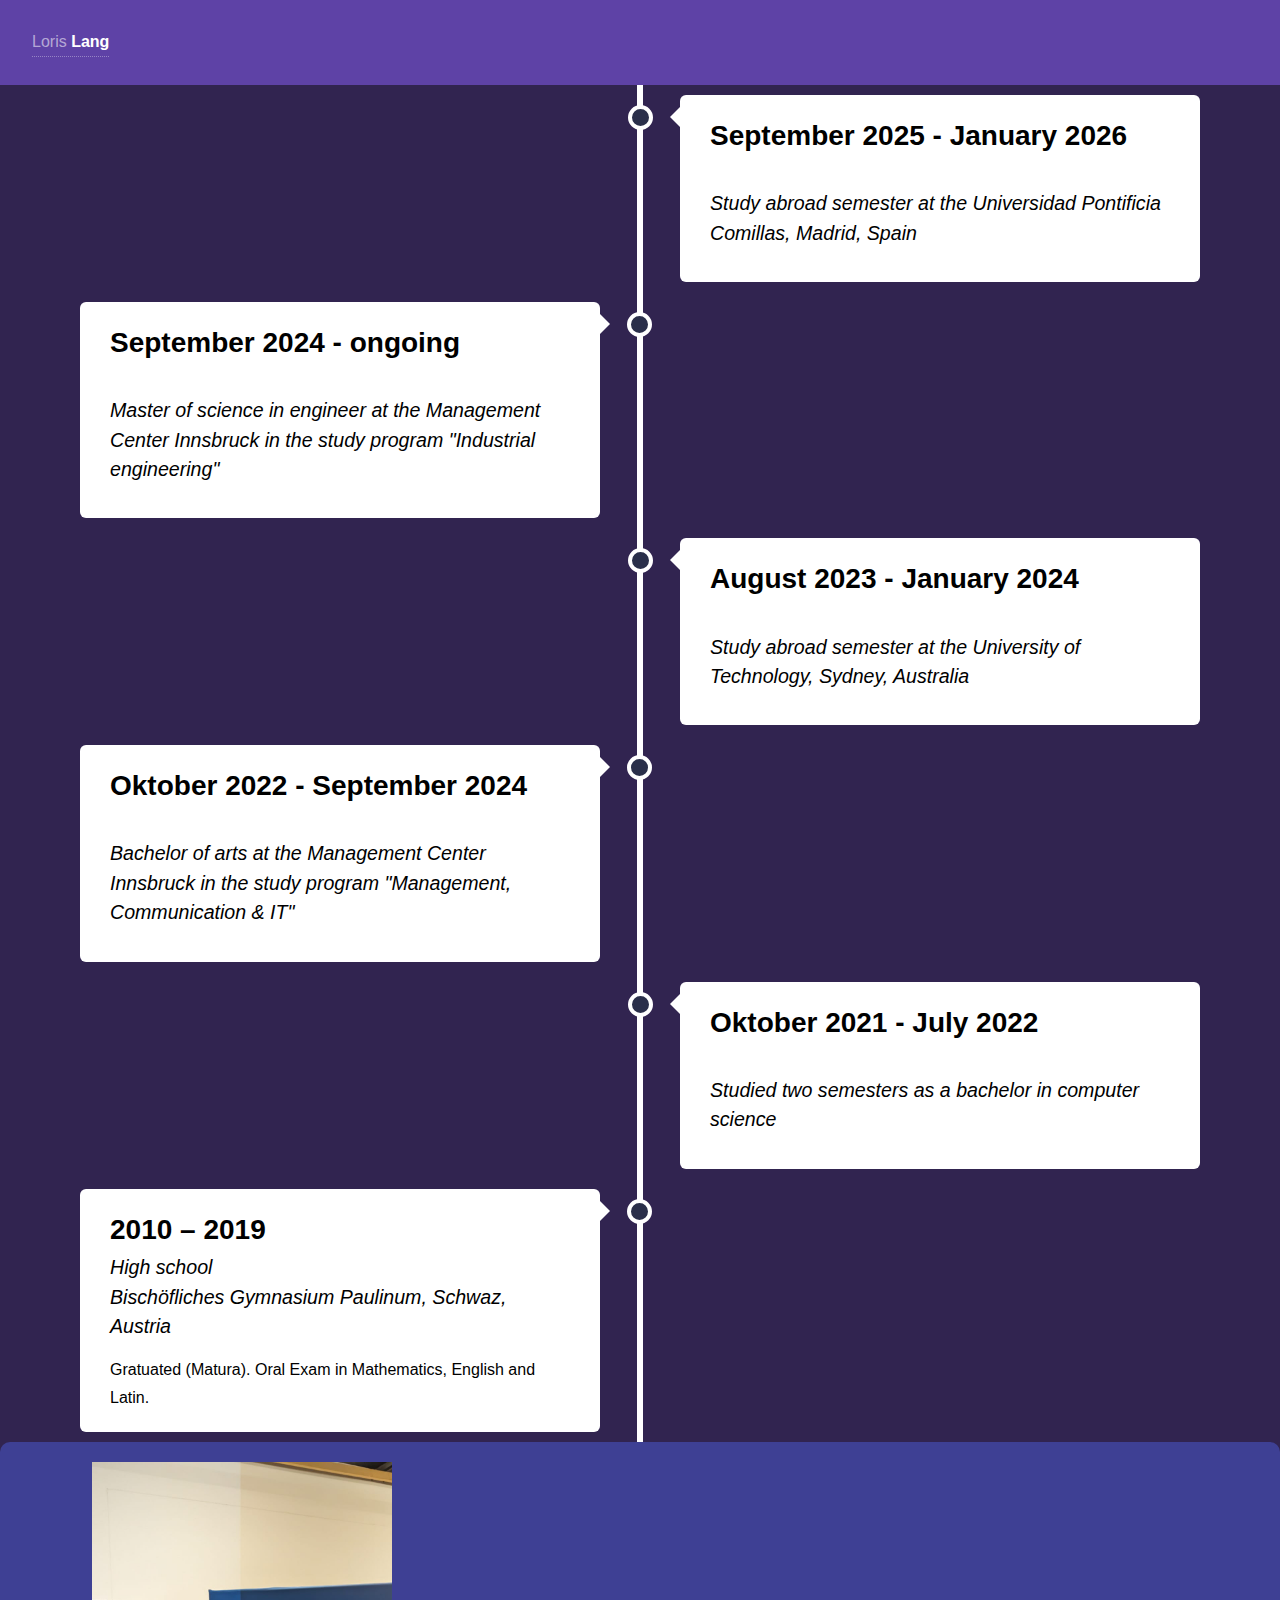
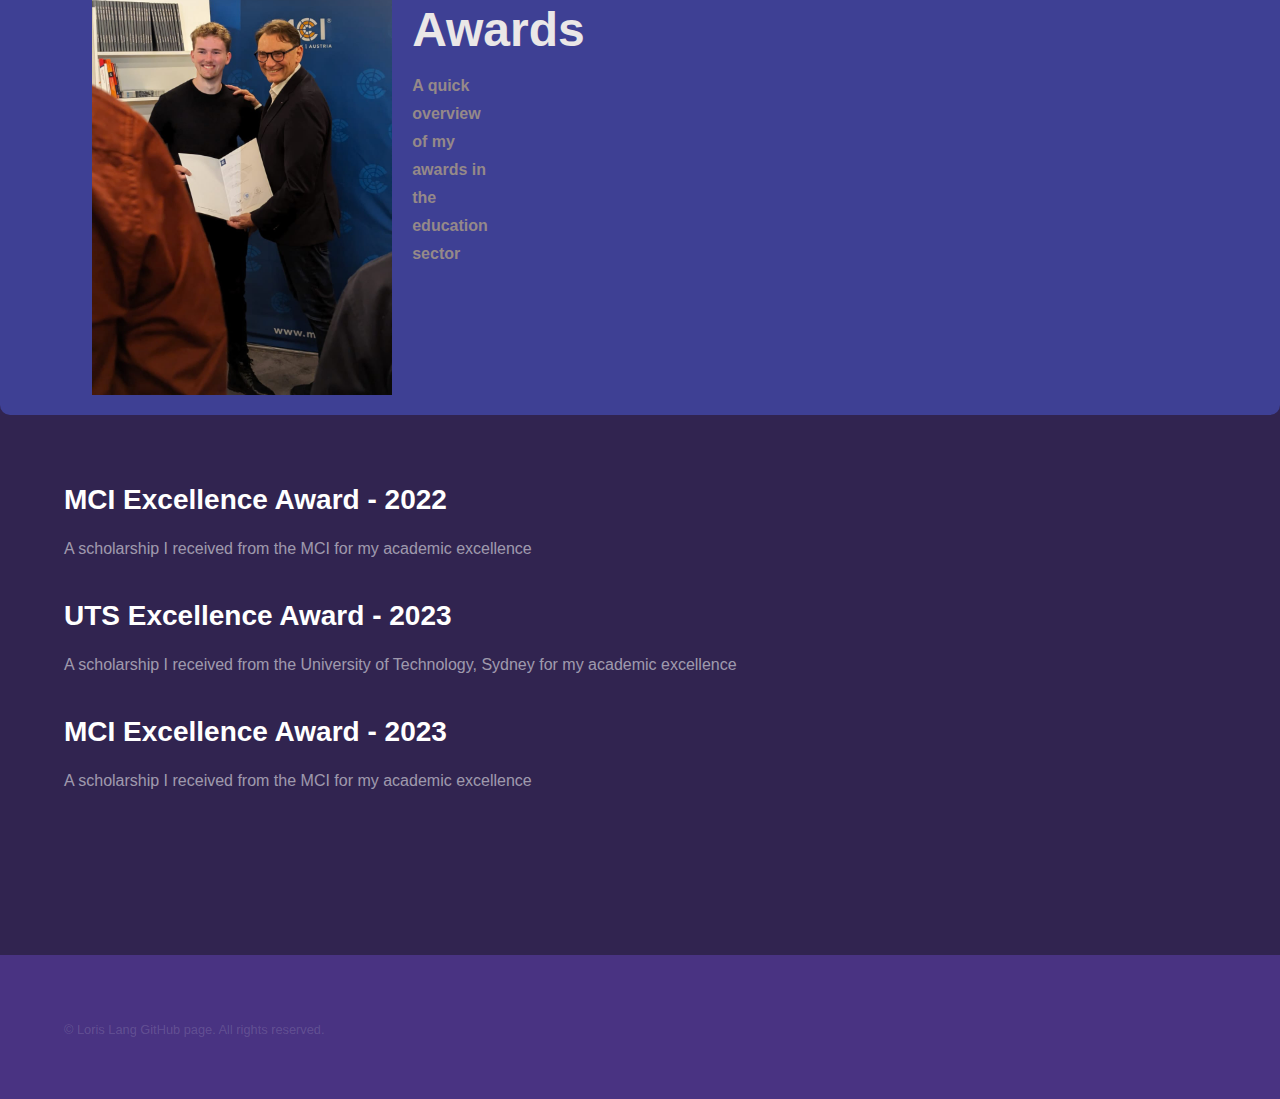
<file: education.html>
<!DOCTYPE HTML>
<!--
	Hyperspace by HTML5 UP
	html5up.net | @ajlkn
	Free for personal and commercial use under the CCA 3.0 license (html5up.net/license)
-->
<html>
	<head>
		<title>Generic - Hyperspace by HTML5 UP</title>
		<meta charset="utf-8" />
		<meta name="viewport" content="width=device-width, initial-scale=1, user-scalable=no" />
		<link rel="stylesheet" href="assets/css/main.css" />
		<noscript><link rel="stylesheet" href="assets/css/noscript.css" /></noscript>
	</head>
	<body class="is-preload">

		<!-- Header -->
			<header id="header" class="alt">
				<a href="index.html" class="logo"><span>Loris</span> <strong>Lang</strong> </a>
               
				
			</header>

		<!-- Wrapper -->

			
			<div id="wrapper">

				<!-- Main -->

					<section id="main">
            
            <div class="timeline">
                            <div class="container right">
                                <div class="timeline-content">
                                  <h2>
                                      <span class="main-title">September 2025 - January 2026</span>
                                      <span class="sub-title">
                                         <br>
                                          Study abroad semester at the Universidad Pontificia Comillas, Madrid, Spain 
                                      </span>
                                  </h2>                        
                                </div>
                              </div>
                            
                        </div>
						<div class="timeline">
                            <div class="container left">
                                <div class="timeline-content">
                                  <h2>
                                      <span class="main-title">September 2024 - ongoing</span>
                                      <span class="sub-title">
                                         <br>
                                          Master of science in engineer at the Management Center Innsbruck in the study program "Industrial engineering"
                                      </span>
                                  </h2>                        
                                </div>
                              </div>
                            
                        </div>
						<div class="timeline">
                            <div class="container right">
                                <div class="timeline-content">
                                  <h2>
                                      <span class="main-title">August 2023 - January 2024</span>
                                      <span class="sub-title">
                                         <br>
                                          Study abroad semester at the University of Technology, Sydney, Australia
                                      </span>
                                  </h2>                        
                                </div>
                              </div>
						<div class="timeline">
                            <div class="container left">
                                <div class="timeline-content">
                                  <h2>
                                      <span class="main-title">Oktober 2022 - September 2024</span>
                                      <span class="sub-title">
                                         <br>
                                          Bachelor of arts at the Management Center Innsbruck in the study program "Management, Communication & IT"
                                      </span>
                                  </h2>                        
                                </div>
                              </div>
                            
                        </div>
						<div class="timeline">
                            <div class="container right">
                                <div class="timeline-content">
                                  <h2>
                                      <span class="main-title">Oktober 2021 - July 2022</span>
                                      <span class="sub-title">
                                          <br>
                                          Studied two semesters as a bachelor in computer science
                                      </span>
                                  </h2>
                                  
                                </div>
                              </div>
                            
                        </div>
						<div class="timeline">
                            <div class="container left">
                                <div class="timeline-content">
                                  <h2>
                                      <span class="main-title">2010 – 2019</span>
                                      <span class="sub-title">
                                          High school<br>
                                          Bischöfliches Gymnasium Paulinum, Schwaz, Austria
                                      </span>
                                  </h2>
                                  <p>Gratuated (Matura). Oral Exam in Mathematics, English and Latin.</p>
                                </div>
                              </div>
                            
                        </div>
                    </section>
					
						
						<div class="banner">
							 <img src="images/scholarship.jpg" alt="Banner Image">
							<div class="banner-text">Awards
							<div class="banner-subtext">A quick overview of my awards in the education sector</div>
							</div>
							
						</div>
						 
					<section id="awards" class="wrapper">
						<div class="inner">
							<h2>MCI Excellence Award - 2022 </h2>			  
							<p>A scholarship I received from the MCI for my academic excellence</p>
							<h2>UTS Excellence Award - 2023 </h2>			  
							<p>A scholarship I received from the University of Technology, Sydney for my academic excellence</p>
							<h2>MCI Excellence Award - 2023 </h2>			  
							<p>A scholarship I received from the MCI for my academic excellence</p></div>
						<div class="inner">
					</section>
					
						
						
					
			</div>

		<!-- Footer -->
			<footer id="footer" class="wrapper style1-alt">
				<div class="inner">
					<ul class="menu">
						<li>&copy; Loris Lang GitHub page. All rights reserved.</li>
					</ul>
				</div>
			</footer>

		<!-- Scripts -->
			<script src="assets/js/jquery.min.js"></script>
			<script src="assets/js/jquery.scrollex.min.js"></script>
			<script src="assets/js/jquery.scrolly.min.js"></script>
			<script src="assets/js/browser.min.js"></script>
			<script src="assets/js/breakpoints.min.js"></script>
			<script src="assets/js/util.js"></script>
			<script src="assets/js/main.js"></script>

	</body>
</html>
</file>
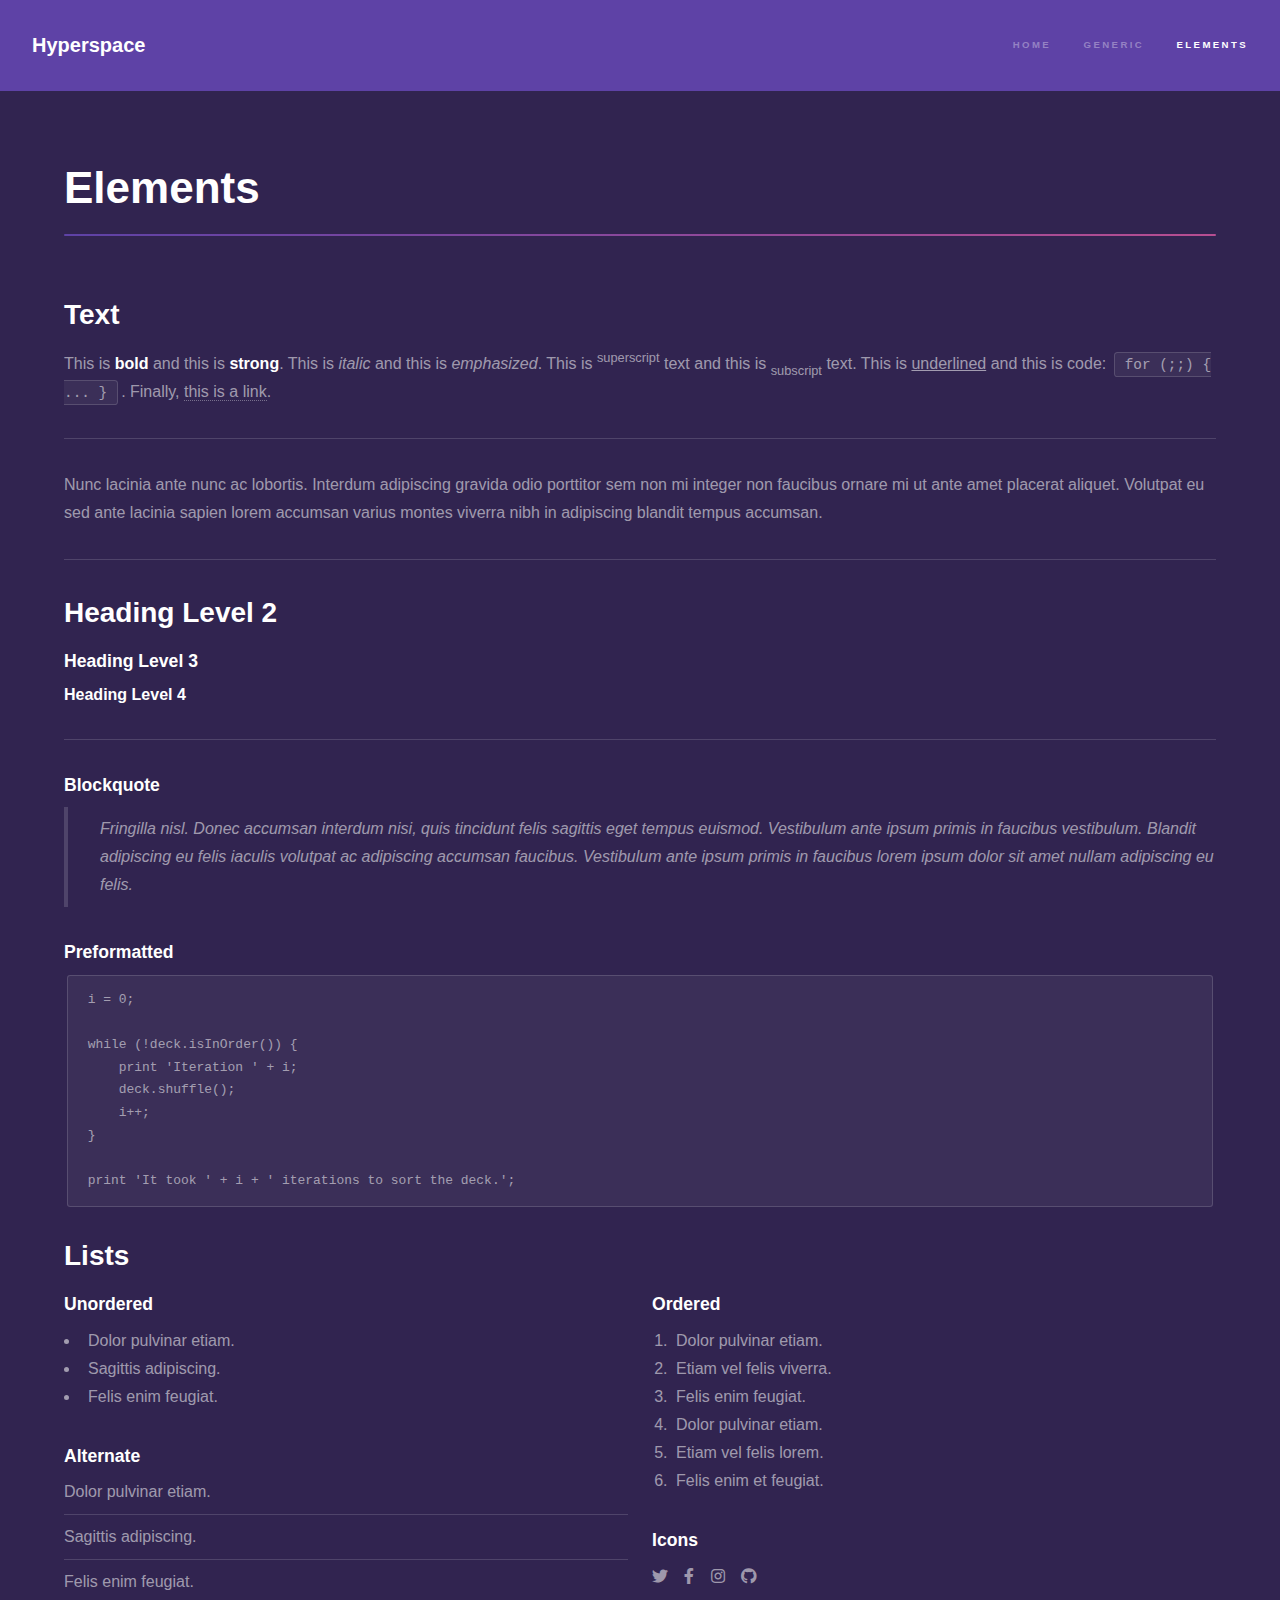
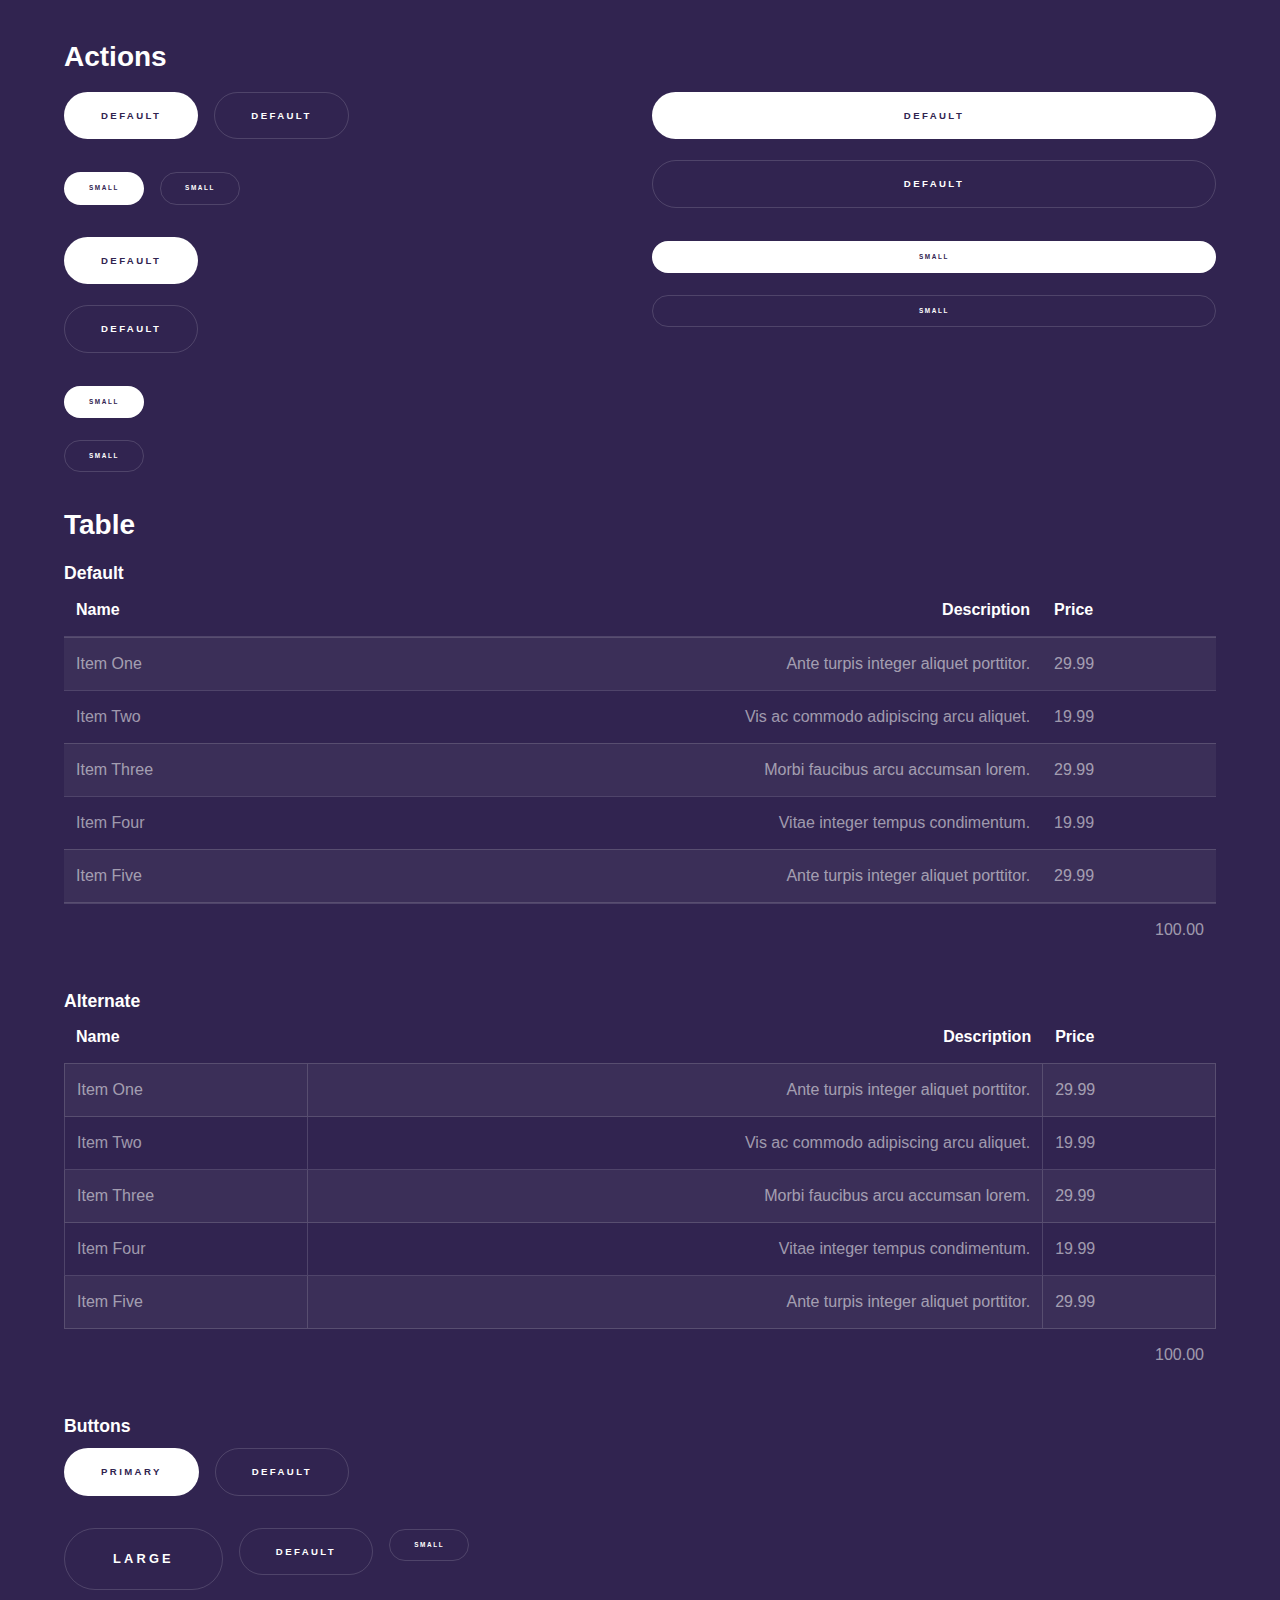
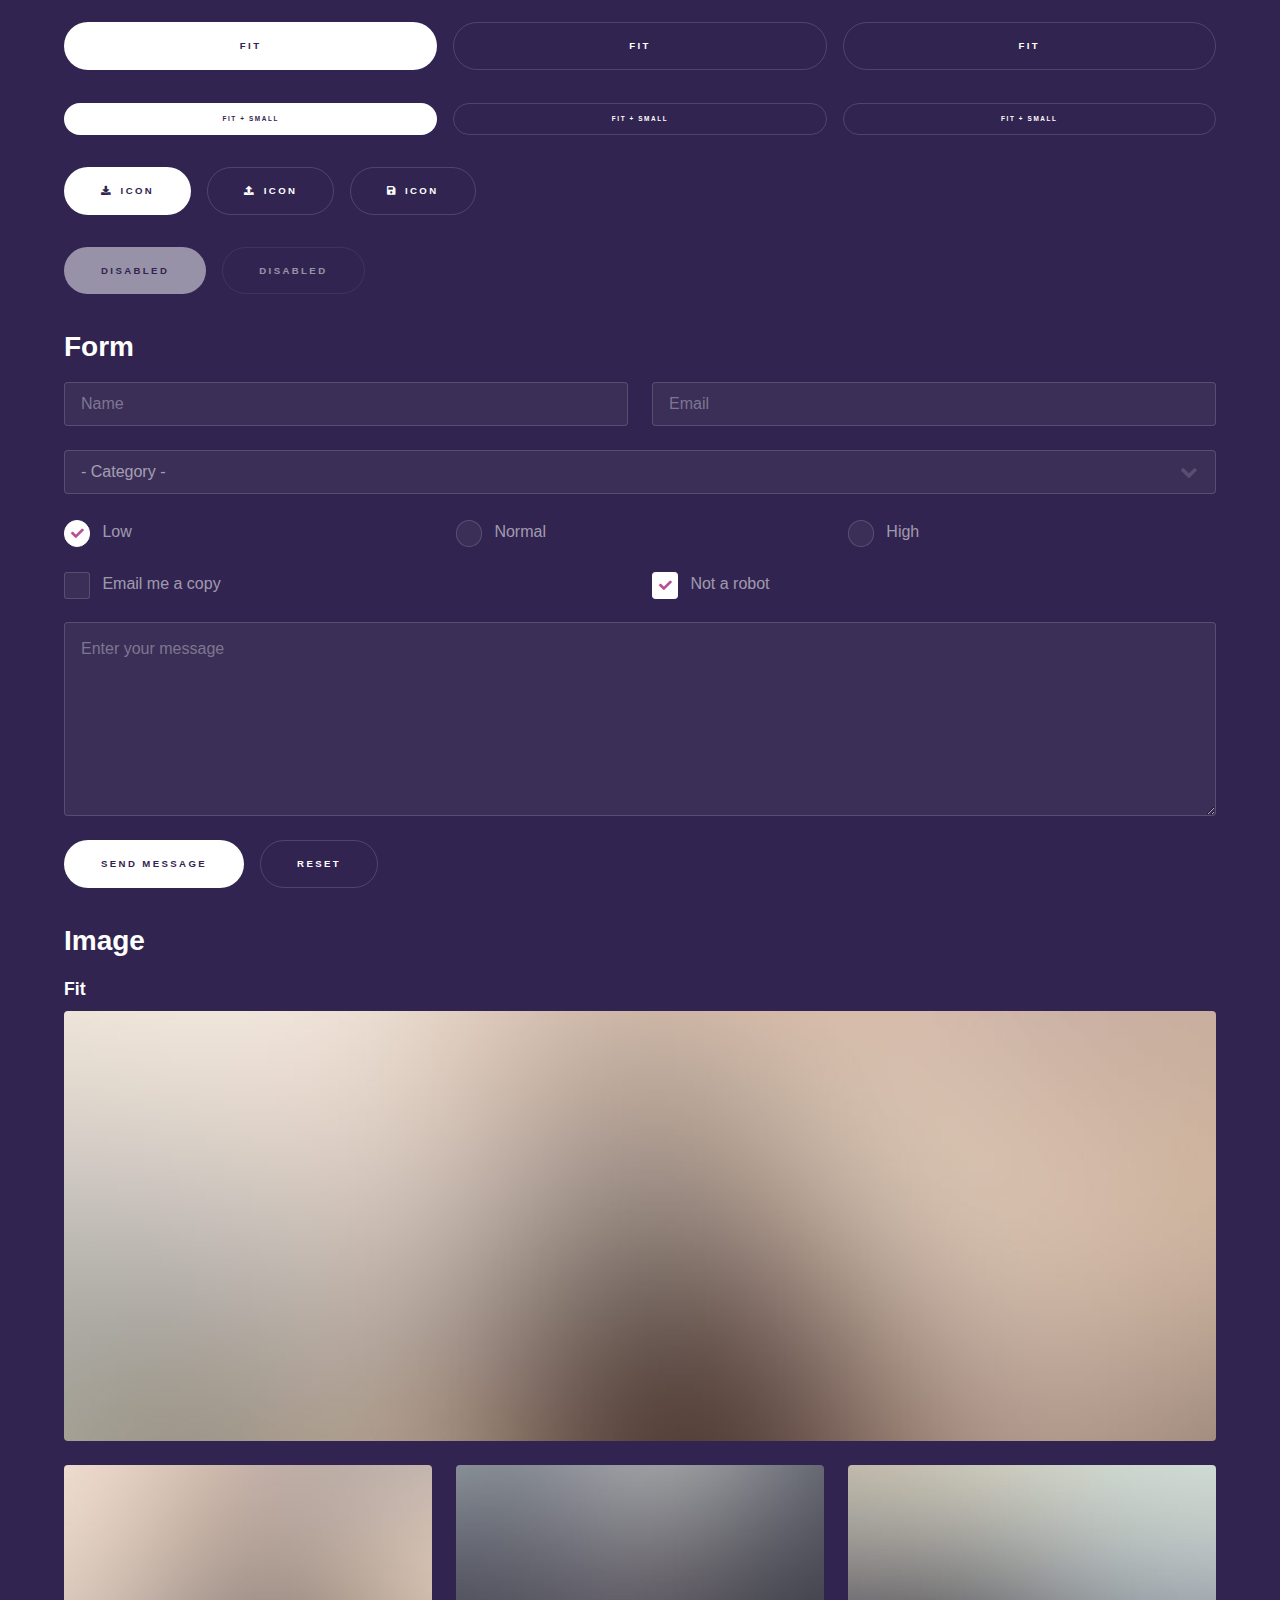
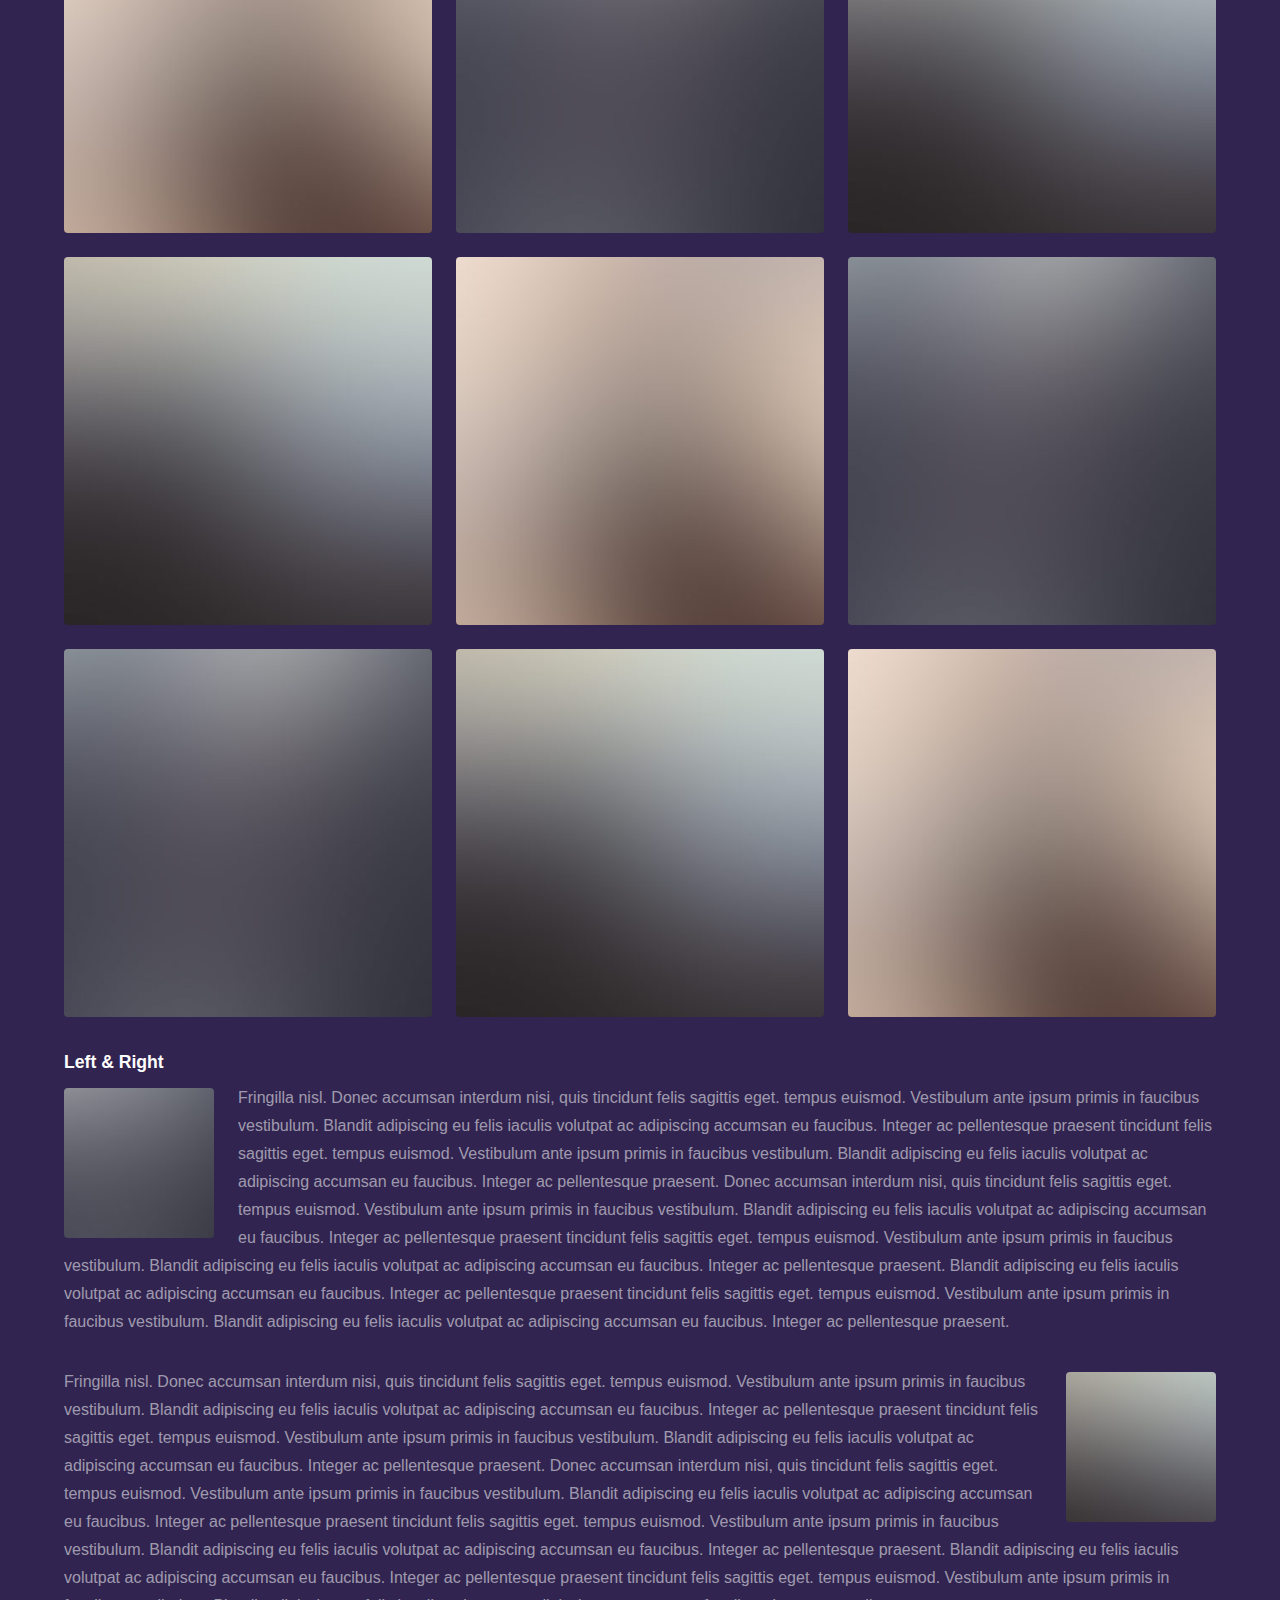
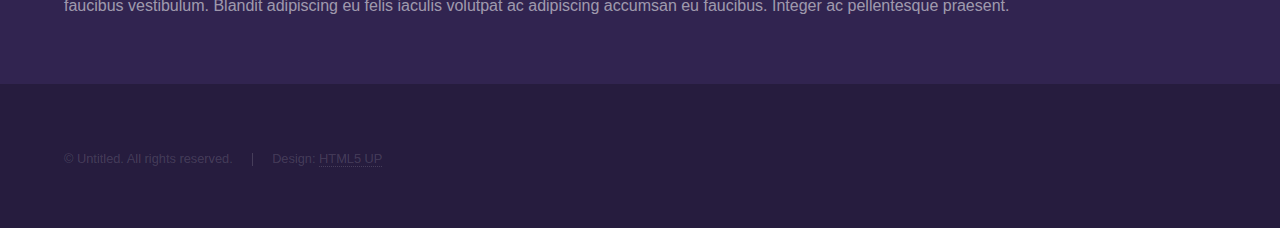
<file: elements.html>
<!DOCTYPE HTML>
<!--
	Hyperspace by HTML5 UP
	html5up.net | @ajlkn
	Free for personal and commercial use under the CCA 3.0 license (html5up.net/license)
-->
<html>
	<head>
		<title>Elements - Hyperspace by HTML5 UP</title>
		<meta charset="utf-8" />
		<meta name="viewport" content="width=device-width, initial-scale=1, user-scalable=no" />
		<link rel="stylesheet" href="assets/css/main.css" />
		<noscript><link rel="stylesheet" href="assets/css/noscript.css" /></noscript>
	</head>
	<body class="is-preload">

		<!-- Header -->
			<header id="header">
				<a href="index.html" class="title">Hyperspace</a>
				<nav>
					<ul>
						<li><a href="index.html">Home</a></li>
						<li><a href="generic.html">Generic</a></li>
						<li><a href="elements.html"  class="active">Elements</a></li>
					</ul>
				</nav>
			</header>

		<!-- Wrapper -->
			<div id="wrapper">

				<!-- Main -->
					<section id="main" class="wrapper">
						<div class="inner">
							<h1 class="major">Elements</h1>

							<!-- Text -->
								<section>
									<h2>Text</h2>
									<p>This is <b>bold</b> and this is <strong>strong</strong>. This is <i>italic</i> and this is <em>emphasized</em>.
									This is <sup>superscript</sup> text and this is <sub>subscript</sub> text.
									This is <u>underlined</u> and this is code: <code>for (;;) { ... }</code>. Finally, <a href="#">this is a link</a>.</p>
									<hr />
									<p>Nunc lacinia ante nunc ac lobortis. Interdum adipiscing gravida odio porttitor sem non mi integer non faucibus ornare mi ut ante amet placerat aliquet. Volutpat eu sed ante lacinia sapien lorem accumsan varius montes viverra nibh in adipiscing blandit tempus accumsan.</p>
									<hr />
									<h2>Heading Level 2</h2>
									<h3>Heading Level 3</h3>
									<h4>Heading Level 4</h4>
									<hr />
									<h3>Blockquote</h3>
									<blockquote>Fringilla nisl. Donec accumsan interdum nisi, quis tincidunt felis sagittis eget tempus euismod. Vestibulum ante ipsum primis in faucibus vestibulum. Blandit adipiscing eu felis iaculis volutpat ac adipiscing accumsan faucibus. Vestibulum ante ipsum primis in faucibus lorem ipsum dolor sit amet nullam adipiscing eu felis.</blockquote>
									<h3>Preformatted</h3>
									<pre><code>i = 0;

while (!deck.isInOrder()) {
    print 'Iteration ' + i;
    deck.shuffle();
    i++;
}

print 'It took ' + i + ' iterations to sort the deck.';</code></pre>
								</section>

							<!-- Lists -->
								<section>
									<h2>Lists</h2>
									<div class="row">
										<div class="col-6 col-12-medium">
											<h3>Unordered</h3>
											<ul>
												<li>Dolor pulvinar etiam.</li>
												<li>Sagittis adipiscing.</li>
												<li>Felis enim feugiat.</li>
											</ul>
											<h3>Alternate</h3>
											<ul class="alt">
												<li>Dolor pulvinar etiam.</li>
												<li>Sagittis adipiscing.</li>
												<li>Felis enim feugiat.</li>
											</ul>
										</div>
										<div class="col-6 col-12-medium">
											<h3>Ordered</h3>
											<ol>
												<li>Dolor pulvinar etiam.</li>
												<li>Etiam vel felis viverra.</li>
												<li>Felis enim feugiat.</li>
												<li>Dolor pulvinar etiam.</li>
												<li>Etiam vel felis lorem.</li>
												<li>Felis enim et feugiat.</li>
											</ol>
											<h3>Icons</h3>
											<ul class="icons">
												<li><a href="#" class="icon brands fa-twitter"><span class="label">Twitter</span></a></li>
												<li><a href="#" class="icon brands fa-facebook-f"><span class="label">Facebook</span></a></li>
												<li><a href="#" class="icon brands fa-instagram"><span class="label">Instagram</span></a></li>
												<li><a href="#" class="icon brands fa-github"><span class="label">Github</span></a></li>
											</ul>
										</div>
									</div>
									<h2>Actions</h2>
									<div class="row">
										<div class="col-6 col-12-medium">
											<ul class="actions">
												<li><a href="#" class="button primary">Default</a></li>
												<li><a href="#" class="button">Default</a></li>
											</ul>
											<ul class="actions small">
												<li><a href="#" class="button primary small">Small</a></li>
												<li><a href="#" class="button small">Small</a></li>
											</ul>
											<ul class="actions stacked">
												<li><a href="#" class="button primary">Default</a></li>
												<li><a href="#" class="button">Default</a></li>
											</ul>
											<ul class="actions stacked">
												<li><a href="#" class="button primary small">Small</a></li>
												<li><a href="#" class="button small">Small</a></li>
											</ul>
										</div>
										<div class="col-6 col-12-medium">
											<ul class="actions stacked">
												<li><a href="#" class="button primary fit">Default</a></li>
												<li><a href="#" class="button fit">Default</a></li>
											</ul>
											<ul class="actions stacked">
												<li><a href="#" class="button primary small fit">Small</a></li>
												<li><a href="#" class="button small fit">Small</a></li>
											</ul>
										</div>
									</div>
								</section>

							<!-- Table -->
								<section>
									<h2>Table</h2>
									<h3>Default</h3>
									<div class="table-wrapper">
										<table>
											<thead>
												<tr>
													<th>Name</th>
													<th>Description</th>
													<th>Price</th>
												</tr>
											</thead>
											<tbody>
												<tr>
													<td>Item One</td>
													<td>Ante turpis integer aliquet porttitor.</td>
													<td>29.99</td>
												</tr>
												<tr>
													<td>Item Two</td>
													<td>Vis ac commodo adipiscing arcu aliquet.</td>
													<td>19.99</td>
												</tr>
												<tr>
													<td>Item Three</td>
													<td> Morbi faucibus arcu accumsan lorem.</td>
													<td>29.99</td>
												</tr>
												<tr>
													<td>Item Four</td>
													<td>Vitae integer tempus condimentum.</td>
													<td>19.99</td>
												</tr>
												<tr>
													<td>Item Five</td>
													<td>Ante turpis integer aliquet porttitor.</td>
													<td>29.99</td>
												</tr>
											</tbody>
											<tfoot>
												<tr>
													<td colspan="2"></td>
													<td>100.00</td>
												</tr>
											</tfoot>
										</table>
									</div>

									<h3>Alternate</h3>
									<div class="table-wrapper">
										<table class="alt">
											<thead>
												<tr>
													<th>Name</th>
													<th>Description</th>
													<th>Price</th>
												</tr>
											</thead>
											<tbody>
												<tr>
													<td>Item One</td>
													<td>Ante turpis integer aliquet porttitor.</td>
													<td>29.99</td>
												</tr>
												<tr>
													<td>Item Two</td>
													<td>Vis ac commodo adipiscing arcu aliquet.</td>
													<td>19.99</td>
												</tr>
												<tr>
													<td>Item Three</td>
													<td> Morbi faucibus arcu accumsan lorem.</td>
													<td>29.99</td>
												</tr>
												<tr>
													<td>Item Four</td>
													<td>Vitae integer tempus condimentum.</td>
													<td>19.99</td>
												</tr>
												<tr>
													<td>Item Five</td>
													<td>Ante turpis integer aliquet porttitor.</td>
													<td>29.99</td>
												</tr>
											</tbody>
											<tfoot>
												<tr>
													<td colspan="2"></td>
													<td>100.00</td>
												</tr>
											</tfoot>
										</table>
									</div>
								</section>

							<!-- Buttons -->
								<section>
									<h3>Buttons</h3>
									<ul class="actions">
										<li><a href="#" class="button primary">Primary</a></li>
										<li><a href="#" class="button">Default</a></li>
									</ul>
									<ul class="actions">
										<li><a href="#" class="button large">Large</a></li>
										<li><a href="#" class="button">Default</a></li>
										<li><a href="#" class="button small">Small</a></li>
									</ul>
									<ul class="actions fit">
										<li><a href="#" class="button primary fit">Fit</a></li>
										<li><a href="#" class="button fit">Fit</a></li>
										<li><a href="#" class="button fit">Fit</a></li>
									</ul>
									<ul class="actions fit small">
										<li><a href="#" class="button primary fit small">Fit + Small</a></li>
										<li><a href="#" class="button fit small">Fit + Small</a></li>
										<li><a href="#" class="button fit small">Fit + Small</a></li>
									</ul>
									<ul class="actions">
										<li><a href="#" class="button primary icon solid fa-download">Icon</a></li>
										<li><a href="#" class="button icon solid fa-upload">Icon</a></li>
										<li><a href="#" class="button icon solid fa-save">Icon</a></li>
									</ul>
									<ul class="actions">
										<li><span class="button primary disabled">Disabled</span></li>
										<li><span class="button disabled">Disabled</span></li>
									</ul>
								</section>

							<!-- Form -->
								<section>
									<h2>Form</h2>
									<form method="post" action="#">
										<div class="row gtr-uniform">
											<div class="col-6 col-12-xsmall">
												<input type="text" name="demo-name" id="demo-name" value="" placeholder="Name" />
											</div>
											<div class="col-6 col-12-xsmall">
												<input type="email" name="demo-email" id="demo-email" value="" placeholder="Email" />
											</div>
											<div class="col-12">
												<select name="demo-category" id="demo-category">
													<option value="">- Category -</option>
													<option value="1">Manufacturing</option>
													<option value="1">Shipping</option>
													<option value="1">Administration</option>
													<option value="1">Human Resources</option>
												</select>
											</div>
											<div class="col-4 col-12-small">
												<input type="radio" id="demo-priority-low" name="demo-priority" checked>
												<label for="demo-priority-low">Low</label>
											</div>
											<div class="col-4 col-12-small">
												<input type="radio" id="demo-priority-normal" name="demo-priority">
												<label for="demo-priority-normal">Normal</label>
											</div>
											<div class="col-4 col-12-small">
												<input type="radio" id="demo-priority-high" name="demo-priority">
												<label for="demo-priority-high">High</label>
											</div>
											<div class="col-6 col-12-small">
												<input type="checkbox" id="demo-copy" name="demo-copy">
												<label for="demo-copy">Email me a copy</label>
											</div>
											<div class="col-6 col-12-small">
												<input type="checkbox" id="demo-human" name="demo-human" checked>
												<label for="demo-human">Not a robot</label>
											</div>
											<div class="col-12">
												<textarea name="demo-message" id="demo-message" placeholder="Enter your message" rows="6"></textarea>
											</div>
											<div class="col-12">
												<ul class="actions">
													<li><input type="submit" value="Send Message" class="primary" /></li>
													<li><input type="reset" value="Reset" /></li>
												</ul>
											</div>
										</div>
									</form>
								</section>

							<!-- Image -->
								<section>
									<h2>Image</h2>
									<h3>Fit</h3>
									<div class="box alt">
										<div class="row gtr-uniform">
											<div class="col-12"><span class="image fit"><img src="images/pic04.jpg" alt="" /></span></div>
											<div class="col-4"><span class="image fit"><img src="images/pic01.jpg" alt="" /></span></div>
											<div class="col-4"><span class="image fit"><img src="images/pic02.jpg" alt="" /></span></div>
											<div class="col-4"><span class="image fit"><img src="images/pic03.jpg" alt="" /></span></div>
											<div class="col-4"><span class="image fit"><img src="images/pic03.jpg" alt="" /></span></div>
											<div class="col-4"><span class="image fit"><img src="images/pic01.jpg" alt="" /></span></div>
											<div class="col-4"><span class="image fit"><img src="images/pic02.jpg" alt="" /></span></div>
											<div class="col-4"><span class="image fit"><img src="images/pic02.jpg" alt="" /></span></div>
											<div class="col-4"><span class="image fit"><img src="images/pic03.jpg" alt="" /></span></div>
											<div class="col-4"><span class="image fit"><img src="images/pic01.jpg" alt="" /></span></div>
										</div>
									</div>
									<h3>Left &amp; Right</h3>
									<p><span class="image left"><img src="images/pic05.jpg" alt="" /></span>Fringilla nisl. Donec accumsan interdum nisi, quis tincidunt felis sagittis eget. tempus euismod. Vestibulum ante ipsum primis in faucibus vestibulum. Blandit adipiscing eu felis iaculis volutpat ac adipiscing accumsan eu faucibus. Integer ac pellentesque praesent tincidunt felis sagittis eget. tempus euismod. Vestibulum ante ipsum primis in faucibus vestibulum. Blandit adipiscing eu felis iaculis volutpat ac adipiscing accumsan eu faucibus. Integer ac pellentesque praesent. Donec accumsan interdum nisi, quis tincidunt felis sagittis eget. tempus euismod. Vestibulum ante ipsum primis in faucibus vestibulum. Blandit adipiscing eu felis iaculis volutpat ac adipiscing accumsan eu faucibus. Integer ac pellentesque praesent tincidunt felis sagittis eget. tempus euismod. Vestibulum ante ipsum primis in faucibus vestibulum. Blandit adipiscing eu felis iaculis volutpat ac adipiscing accumsan eu faucibus. Integer ac pellentesque praesent. Blandit adipiscing eu felis iaculis volutpat ac adipiscing accumsan eu faucibus. Integer ac pellentesque praesent tincidunt felis sagittis eget. tempus euismod. Vestibulum ante ipsum primis in faucibus vestibulum. Blandit adipiscing eu felis iaculis volutpat ac adipiscing accumsan eu faucibus. Integer ac pellentesque praesent.</p>
									<p><span class="image right"><img src="images/pic06.jpg" alt="" /></span>Fringilla nisl. Donec accumsan interdum nisi, quis tincidunt felis sagittis eget. tempus euismod. Vestibulum ante ipsum primis in faucibus vestibulum. Blandit adipiscing eu felis iaculis volutpat ac adipiscing accumsan eu faucibus. Integer ac pellentesque praesent tincidunt felis sagittis eget. tempus euismod. Vestibulum ante ipsum primis in faucibus vestibulum. Blandit adipiscing eu felis iaculis volutpat ac adipiscing accumsan eu faucibus. Integer ac pellentesque praesent. Donec accumsan interdum nisi, quis tincidunt felis sagittis eget. tempus euismod. Vestibulum ante ipsum primis in faucibus vestibulum. Blandit adipiscing eu felis iaculis volutpat ac adipiscing accumsan eu faucibus. Integer ac pellentesque praesent tincidunt felis sagittis eget. tempus euismod. Vestibulum ante ipsum primis in faucibus vestibulum. Blandit adipiscing eu felis iaculis volutpat ac adipiscing accumsan eu faucibus. Integer ac pellentesque praesent. Blandit adipiscing eu felis iaculis volutpat ac adipiscing accumsan eu faucibus. Integer ac pellentesque praesent tincidunt felis sagittis eget. tempus euismod. Vestibulum ante ipsum primis in faucibus vestibulum. Blandit adipiscing eu felis iaculis volutpat ac adipiscing accumsan eu faucibus. Integer ac pellentesque praesent.</p>
								</section>

						</div>
					</section>

			</div>

		<!-- Footer -->
			<footer id="footer" class="wrapper alt">
				<div class="inner">
					<ul class="menu">
						<li>&copy; Untitled. All rights reserved.</li><li>Design: <a href="http://html5up.net">HTML5 UP</a></li>
					</ul>
				</div>
			</footer>

		<!-- Scripts -->
			<script src="assets/js/jquery.min.js"></script>
			<script src="assets/js/jquery.scrollex.min.js"></script>
			<script src="assets/js/jquery.scrolly.min.js"></script>
			<script src="assets/js/browser.min.js"></script>
			<script src="assets/js/breakpoints.min.js"></script>
			<script src="assets/js/util.js"></script>
			<script src="assets/js/main.js"></script>

	</body>
</html>
</file>
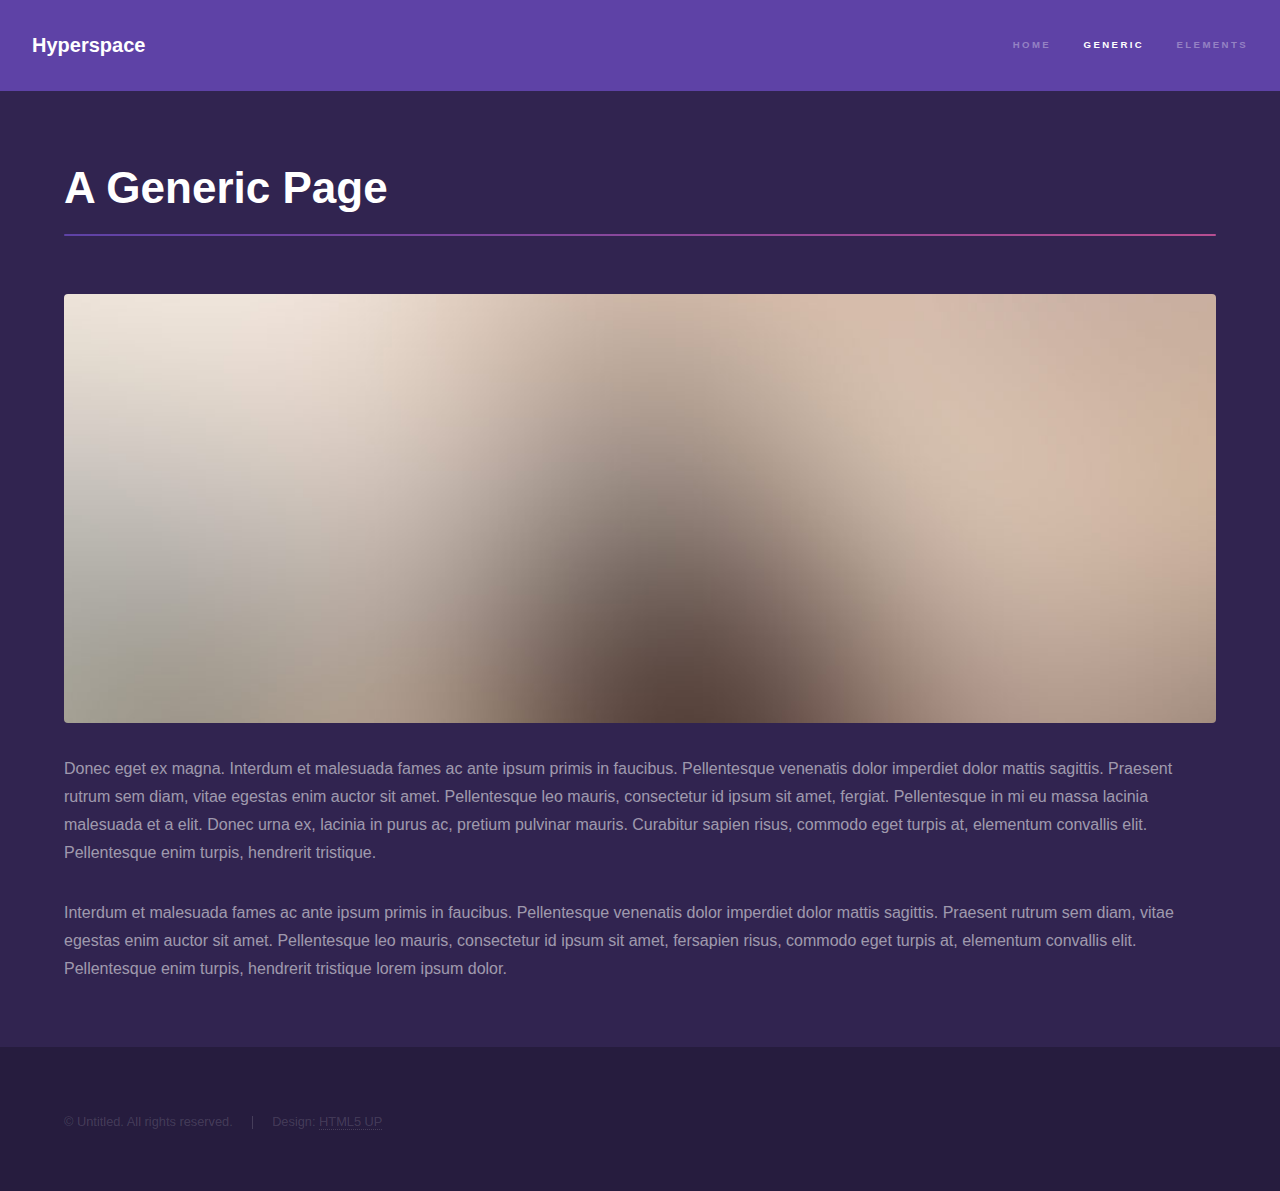
<file: generic.html>
<!DOCTYPE HTML>
<!--
	Hyperspace by HTML5 UP
	html5up.net | @ajlkn
	Free for personal and commercial use under the CCA 3.0 license (html5up.net/license)
-->
<html>
	<head>
		<title>Generic - Hyperspace by HTML5 UP</title>
		<meta charset="utf-8" />
		<meta name="viewport" content="width=device-width, initial-scale=1, user-scalable=no" />
		<link rel="stylesheet" href="assets/css/main.css" />
		<noscript><link rel="stylesheet" href="assets/css/noscript.css" /></noscript>
	</head>
	<body class="is-preload">

		<!-- Header -->
			<header id="header">
				<a href="index.html" class="title">Hyperspace</a>
				<nav>
					<ul>
						<li><a href="index.html">Home</a></li>
						<li><a href="generic.html" class="active">Generic</a></li>
						<li><a href="elements.html">Elements</a></li>
					</ul>
				</nav>
			</header>

		<!-- Wrapper -->
			<div id="wrapper">

				<!-- Main -->
					<section id="main" class="wrapper">
						<div class="inner">
							<h1 class="major">A Generic Page</h1>
							<span class="image fit"><img src="images/pic04.jpg" alt="" /></span>
							<p>Donec eget ex magna. Interdum et malesuada fames ac ante ipsum primis in faucibus. Pellentesque venenatis dolor imperdiet dolor mattis sagittis. Praesent rutrum sem diam, vitae egestas enim auctor sit amet. Pellentesque leo mauris, consectetur id ipsum sit amet, fergiat. Pellentesque in mi eu massa lacinia malesuada et a elit. Donec urna ex, lacinia in purus ac, pretium pulvinar mauris. Curabitur sapien risus, commodo eget turpis at, elementum convallis elit. Pellentesque enim turpis, hendrerit tristique.</p>
							<p>Interdum et malesuada fames ac ante ipsum primis in faucibus. Pellentesque venenatis dolor imperdiet dolor mattis sagittis. Praesent rutrum sem diam, vitae egestas enim auctor sit amet. Pellentesque leo mauris, consectetur id ipsum sit amet, fersapien risus, commodo eget turpis at, elementum convallis elit. Pellentesque enim turpis, hendrerit tristique lorem ipsum dolor.</p>
						</div>
					</section>

			</div>

		<!-- Footer -->
			<footer id="footer" class="wrapper alt">
				<div class="inner">
					<ul class="menu">
						<li>&copy; Untitled. All rights reserved.</li><li>Design: <a href="http://html5up.net">HTML5 UP</a></li>
					</ul>
				</div>
			</footer>

		<!-- Scripts -->
			<script src="assets/js/jquery.min.js"></script>
			<script src="assets/js/jquery.scrollex.min.js"></script>
			<script src="assets/js/jquery.scrolly.min.js"></script>
			<script src="assets/js/browser.min.js"></script>
			<script src="assets/js/breakpoints.min.js"></script>
			<script src="assets/js/util.js"></script>
			<script src="assets/js/main.js"></script>

	</body>
</html>
</file>
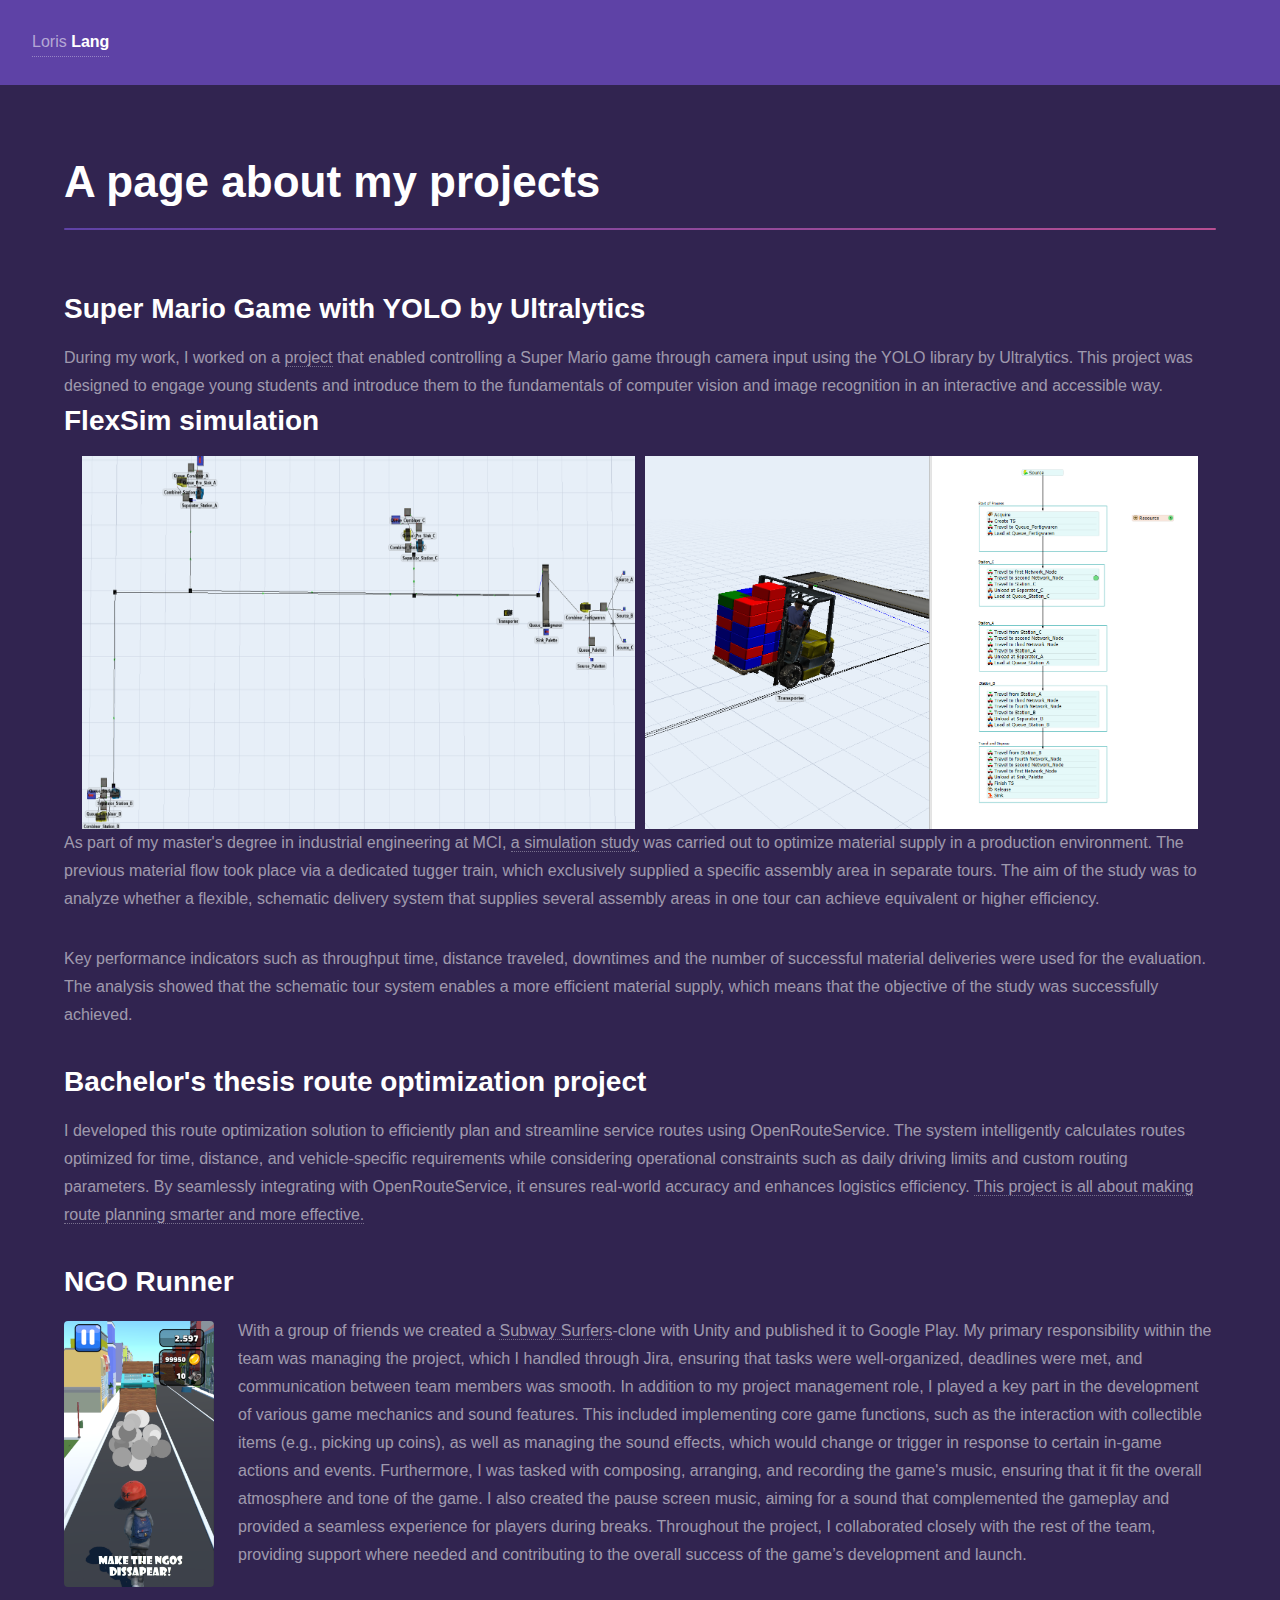
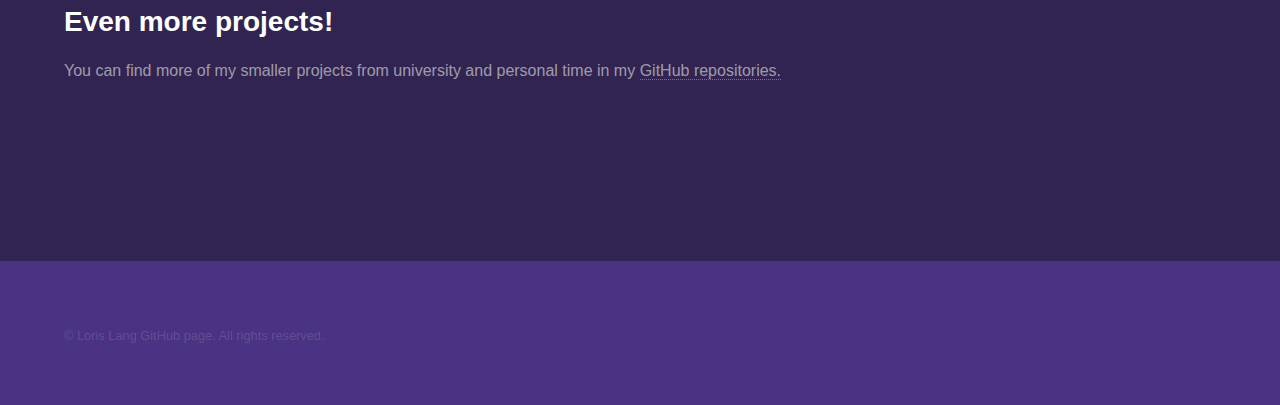
<file: projects.html>
<!DOCTYPE HTML>
<!--
	Hyperspace by HTML5 UP
	html5up.net | @ajlkn
	Free for personal and commercial use under the CCA 3.0 license (html5up.net/license)
-->
<html>
	<head>
		<title>Generic - Hyperspace by HTML5 UP</title>
		<meta charset="utf-8" />
		<meta name="viewport" content="width=device-width, initial-scale=1, user-scalable=no" />
		<link rel="stylesheet" href="assets/css/main.css" />
		<noscript><link rel="stylesheet" href="assets/css/noscript.css" /></noscript>
	</head>
	<body class="is-preload">

		<!-- Header -->
		<header id="header" class="alt">
			<a href="index.html" class="logo"><span>Loris</span> <strong>Lang</strong> </a>
		   
			
		</header>
		<!-- Wrapper -->
			<div id="wrapper">

				<!-- Main -->
					<section id="main" class="wrapper">
						<div class="inner">
							<h1 class="major">A page about my projects</h1>
							<h2>Super Mario Game with YOLO by Ultralytics</h2>
							<div>
								During my work, I worked on a <a href="https://lorislang.github.io/MFun.github.io/">project</a> that enabled controlling a Super Mario game through camera input using the YOLO library by Ultralytics. This project was designed to engage young students and introduce them to the fundamentals of computer vision and image recognition in an interactive and accessible way.
							</div>
							
							<h2>FlexSim simulation</h2>
							<div class="image-container">
								<img src="images/flexsim1.png" alt="Image 1">
								<img src="images/flexsim2.png" alt="Image 2">
							  </div>
							<div>
                               
                                <p>As part of my master's degree in industrial engineering at MCI,  <a href="https://github.com/lorislang/flexsimprojectWING" class="title"> a simulation study</a> was carried out to optimize material supply in a production environment. The previous material flow took place via a dedicated tugger train, which exclusively supplied a specific assembly area in separate tours. The aim of the study was to analyze whether a flexible, schematic delivery system that supplies several assembly areas in one tour can achieve equivalent or higher efficiency.</p>
                                <p>Key performance indicators such as throughput time, distance traveled, downtimes and the number of successful material deliveries were used for the evaluation. The analysis showed that the schematic tour system enables a more efficient material supply, which means that the objective of the study was successfully achieved.</p>
                            </div>
                            <div>
                                <h2>Bachelor's thesis route optimization project</h2>
								      
                                <p>I developed this route optimization solution to efficiently plan and streamline service routes using OpenRouteService. The system intelligently calculates routes optimized for time, distance, and vehicle-specific requirements while considering operational constraints such as daily driving limits and custom routing parameters. By seamlessly integrating with OpenRouteService, it ensures real-world accuracy and enhances logistics efficiency. <a href="https://github.com/lorislang/Prototyp-Routeplaner">This project is all about making route planning smarter and more effective.</a>
								</p>
								
								<h2>NGO Runner</h2>
								
								<p><span class="image left"><img src="images/NgoRunner.png" alt="" /></span>With a group of friends we created a <a href="https://play.google.com/store/apps/details?id=com.kiloo.subwaysurf&hl=de_AT&pli=1">Subway Surfers</a>-clone with Unity and published it to Google Play. My primary responsibility within the team was managing the project, which I handled through Jira, ensuring that tasks were well-organized, deadlines were met, and communication between team members was smooth. In addition to my project management role, I played a key part in the development of various game mechanics and sound features. This included implementing core game functions, such as the interaction with collectible items (e.g., picking up coins), as well as managing the sound effects, which would change or trigger in response to certain in-game actions and events.

									Furthermore, I was tasked with composing, arranging, and recording the game's music, ensuring that it fit the overall atmosphere and tone of the game. I also created the pause screen music, aiming for a sound that complemented the gameplay and provided a seamless experience for players during breaks. Throughout the project, I collaborated closely with the rest of the team, providing support where needed and contributing to the overall success of the game’s development and launch.</p>
                            
								
								<h2>Even more projects!</h2>
								<p> You can find more of my smaller projects from university and personal time in my <a href="https://github.com/lorislang?tab=repositories">GitHub repositories.</a></p>
							
								<br></br>
								<br></br>
							
                            
							   
                            
                        </div>	
									
						
						
                        
					</section>

			</div>

		<!-- Footer -->
			<footer id="footer" class="wrapper style1-alt">
				<div class="inner">
					<ul class="menu">
						<li>&copy; Loris Lang GitHub page. All rights reserved.</li>
					</ul>
				</div>
			</footer>

		<!-- Scripts -->
			<script src="assets/js/jquery.min.js"></script>
			<script src="assets/js/jquery.scrollex.min.js"></script>
			<script src="assets/js/jquery.scrolly.min.js"></script>
			<script src="assets/js/browser.min.js"></script>
			<script src="assets/js/breakpoints.min.js"></script>
			<script src="assets/js/util.js"></script>
			<script src="assets/js/main.js"></script>

	</body>
</html>
</file>
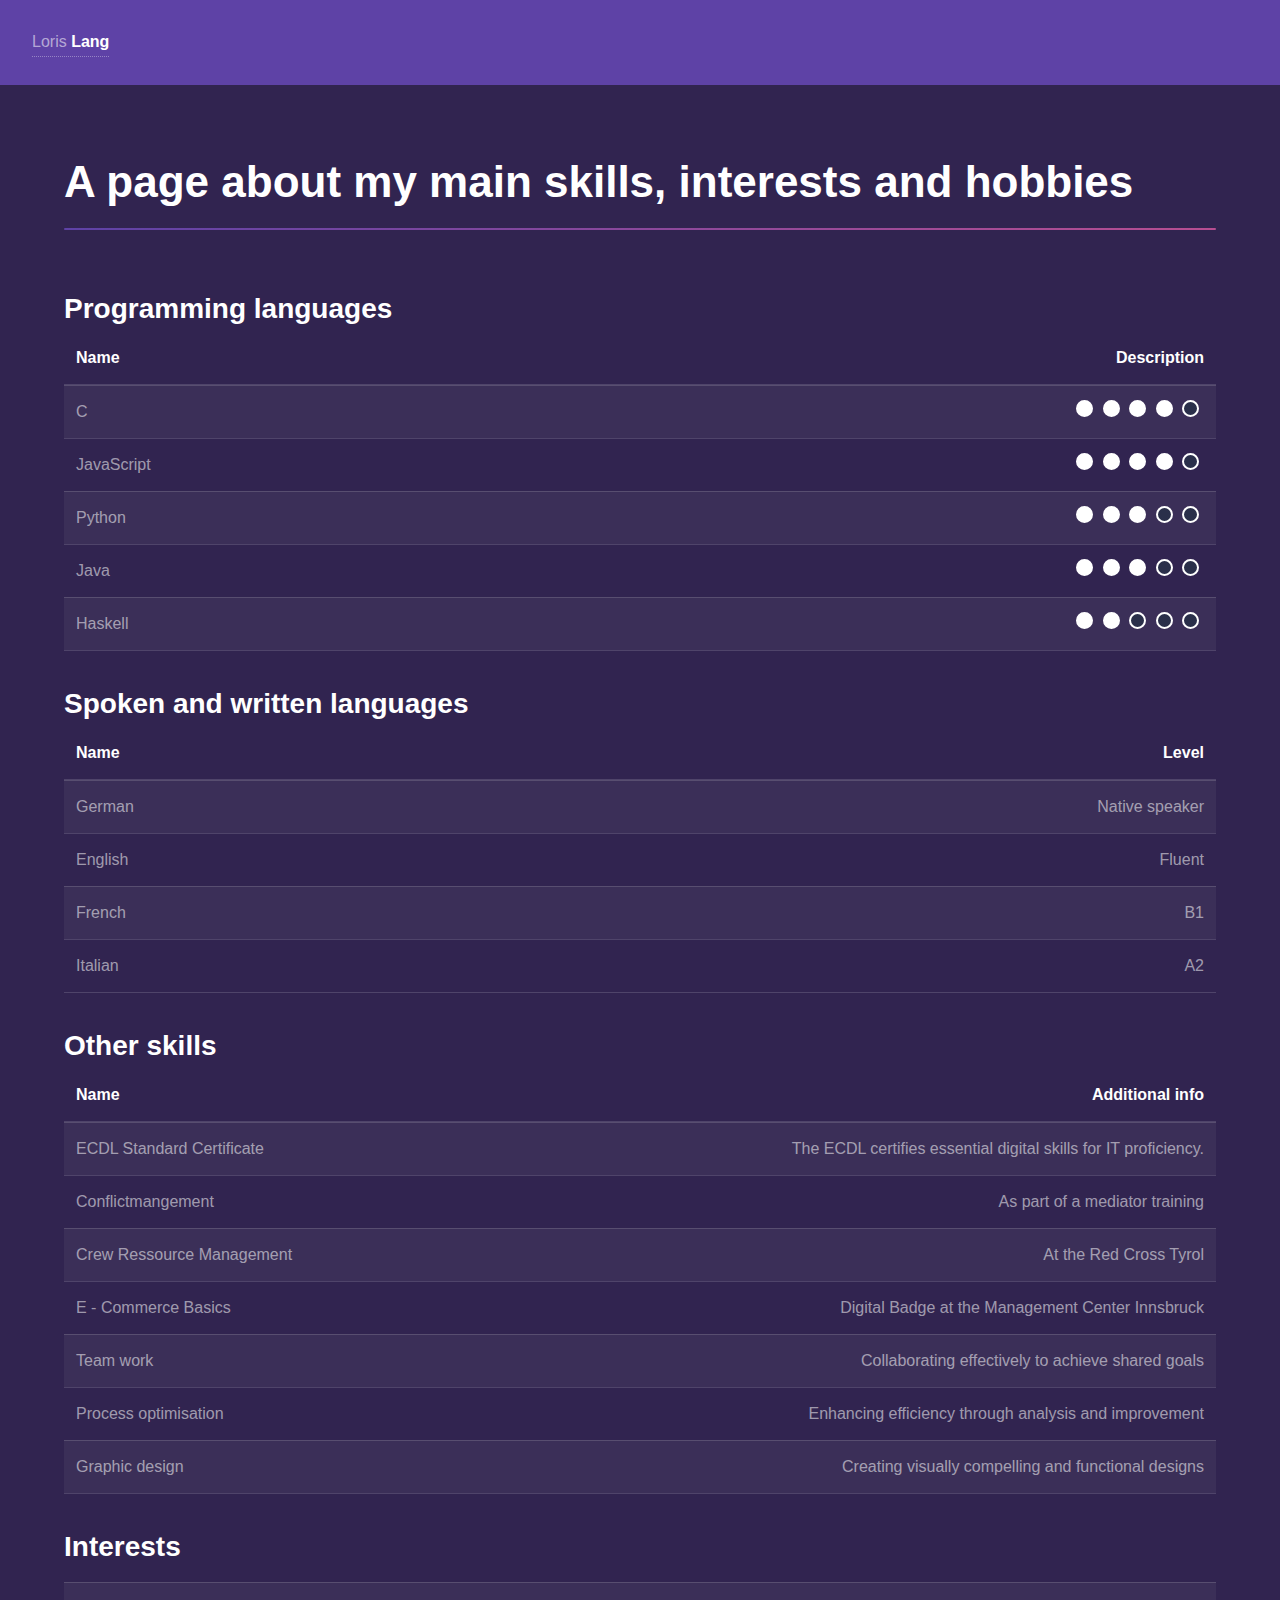
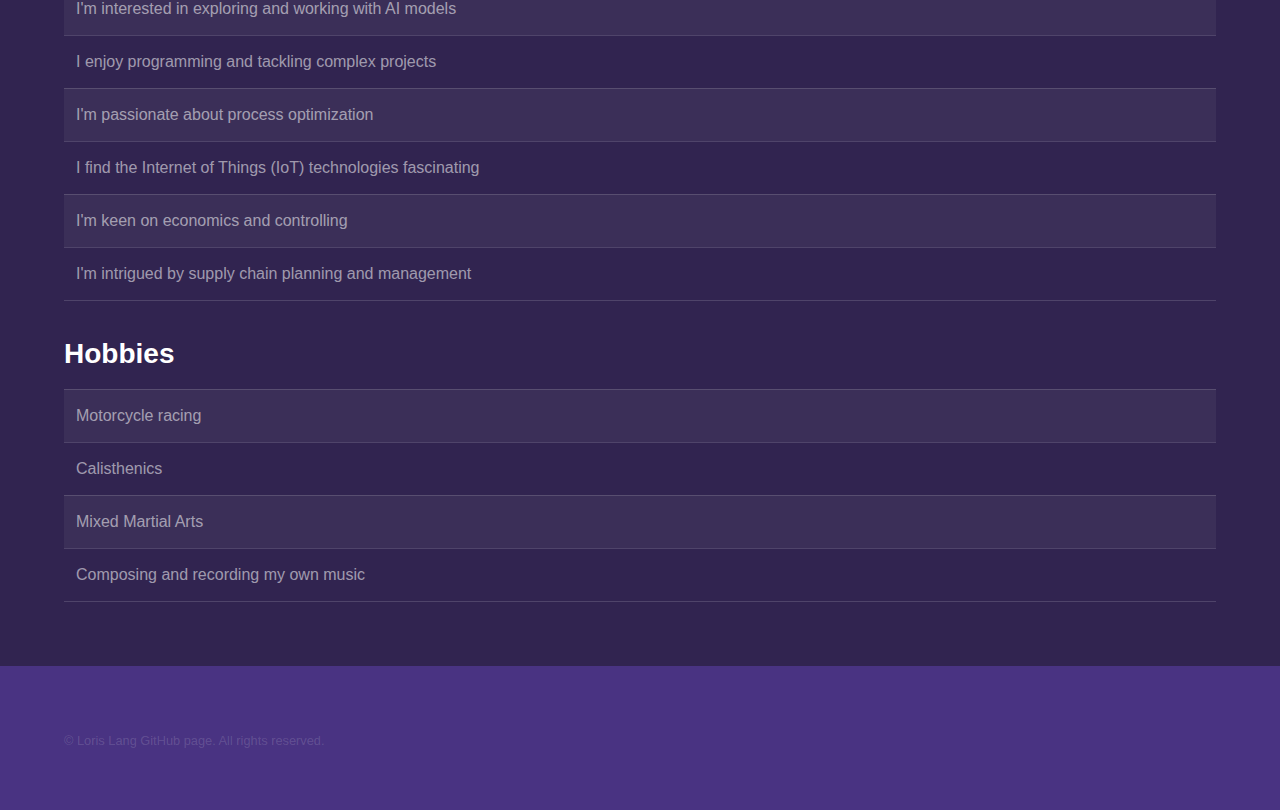
<file: skills_hobbies.html>
<!DOCTYPE HTML>
<!--
	Hyperspace by HTML5 UP
	html5up.net | @ajlkn
	Free for personal and commercial use under the CCA 3.0 license (html5up.net/license)
-->
<html>
	<head>
		<title>Generic - Hyperspace by HTML5 UP</title>
		<meta charset="utf-8" />
		<meta name="viewport" content="width=device-width, initial-scale=1, user-scalable=no" />
		<link rel="stylesheet" href="assets/css/main.css" />
		<noscript><link rel="stylesheet" href="assets/css/noscript.css" /></noscript>
	</head>
	<body class="is-preload">

		<!-- Header -->
		<header id="header" class="alt">
			<a href="index.html" class="logo"><span>Loris</span> <strong>Lang</strong> </a>
		   
			
		</header>
		<!-- Wrapper -->
			<div id="wrapper">

				<!-- Main -->
					<section id="main" class="wrapper">
						<div class="inner">
							<h1 class="major">A page about my main skills, interests and hobbies</h1>
							
						
							<h2>Programming languages</h2>
									
									<div class="table-wrapper">
										<table>
											<thead>
												<tr>
													<th>Name</th>
													<th>Description</th>
												</tr>
											</thead>
											<tbody>
												<tr>
													<td style="width: 20vw;">C</td>
													<td style="width: 20vw;"><div class="rating">
															<span class="circle filled"></span>
															<span class="circle filled"></span>
															<span class="circle filled"></span>
															<span class="circle filled"></span>
															<span class="circle empty"></span>
													</div></td>
												</tr>
												<tr>
													<td style="width: 20vw;">JavaScript</td>
													<td style="width: 20vw;"><div class="rating">
															<span class="circle filled"></span>
															<span class="circle filled"></span>
															<span class="circle filled"></span>
															<span class="circle filled"></span>
															<span class="circle empty"></span>
													</div></td>
												</tr>
												<tr>
													<td style="width: 20vw;">Python</td>
													<td style="width: 20vw;"><div class="rating">
															<span class="circle filled"></span>
															<span class="circle filled"></span>
															<span class="circle filled"></span>
															<span class="circle empty"></span>
															<span class="circle empty"></span>
													</div></td>
												</tr>
												<tr>
													<td style="width: 20vw;">Java</td>
													<td style="width: 20vw;"><div class="rating">
															<span class="circle filled"></span>
															<span class="circle filled"></span>
															<span class="circle filled"></span>
															<span class="circle empty"></span>
															<span class="circle empty"></span>
													</div></td>
												</tr>
												<tr>
													<td style="width: 20vw;">Haskell</td>
													<td style="width: 20vw;"><div class="rating">
															<span class="circle filled"></span>
															<span class="circle filled"></span>
															<span class="circle empty"></span>
															<span class="circle empty"></span>
															<span class="circle empty"></span>
													</div></td>
												</tr>
											</tbody>
											
										</table>
							</div>
							<h2>Spoken and written languages</h2>
									
								<div class="table-wrapper">
									<table>
										<thead>
											<tr>
												<th>Name</th>
												<th>Level</th>
											</tr>
										</thead>
										<tbody>
											<tr>
												<td>German</td>
												<td>Native speaker</td>
											</tr>
											<tr>
												<td>English</td>
												<td>Fluent</td>
											</tr>
											<tr>
												<td>French</td>
												<td>B1</td>
											</tr>
											<tr>
												<td>Italian</td>
												<td>A2</td>
											</tr>
										</tbody>
										
									</table>
								</div>
							
							<h2>Other skills</h2>
									
									<div class="table-wrapper">
										<table>
											<thead>
												<tr>
													<th>Name</th>
													<th>Additional info</th>										
												</tr>
											</thead>
											<tbody>
												<tr>
													<td>ECDL Standard Certificate</td>
													<td>The ECDL certifies essential digital skills for IT proficiency.</td>
												<tr>
													<td>Conflictmangement</td>
													<td>As part of a mediator training</td>
												</tr>
												<tr>
													<td>Crew Ressource Management
													</td>
													<td>At the Red Cross Tyrol</td>
												</tr>
												<tr>
													<td>E - Commerce Basics</td>
													<td>Digital Badge at the Management Center Innsbruck</td>
												</tr>
												<tr>
													<td>Team work</td>
													<td>Collaborating effectively to achieve shared goals</td>
												</tr>
												<tr>
													<td>Process optimisation</td>
													<td>Enhancing efficiency through analysis and improvement</td>
												</tr>
												<tr>
													<td>Graphic design</td>
													<td>Creating visually compelling and functional designs</td>
												</tr>
												
												
											</tbody>
											
										</table>
							</div>
							<h2>Interests</h2>
									
									<div class="table-wrapper">
										<table>
											<thead>
											
											</thead>
											<tbody>
												<tr>
													<td>I'm interested in exploring and working with AI models</td>
												</tr>
												<tr>
													<td>I enjoy programming and tackling complex projects</td>
												</tr>
												<tr>
													<td>I'm passionate about process optimization</td>
												</tr>
												<tr>
													<td>I find the Internet of Things (IoT) technologies fascinating</td>
												</tr>
												<tr>
													<td>I'm keen on economics and controlling</td>
												</tr>
												<tr>
													<td>I'm intrigued by supply chain planning and management</td>
												</tr>

											</tbody>
										</table>
							</div>
							<h2>Hobbies</h2>
									
									<div class="table-wrapper">
										<table>
											<thead>
												
											</thead>
											<tbody>
												<tr>
													<td>Motorcycle racing </td>
												</tr>
												<tr>
													<td>Calisthenics</td>
												</tr>
												<tr>
													<td>Mixed Martial Arts</td>
												</tr>
												<tr>
													<td>Composing and recording my own music</td>
												</tr>
											</tbody>
										</table>
							</div>
						
						</div>
						
					</section>
					

			</div>

		<!-- Footer -->
			<footer id="footer" class="wrapper style1-alt">
				<div class="inner">
					<ul class="menu">
						<li>&copy; Loris Lang GitHub page. All rights reserved.</li>
					</ul>
				</div>
			</footer>

		<!-- Scripts -->
			<script src="assets/js/jquery.min.js"></script>
			<script src="assets/js/jquery.scrollex.min.js"></script>
			<script src="assets/js/jquery.scrolly.min.js"></script>
			<script src="assets/js/browser.min.js"></script>
			<script src="assets/js/breakpoints.min.js"></script>
			<script src="assets/js/util.js"></script>
			<script src="assets/js/main.js"></script>

	</body>
</html>
</file>
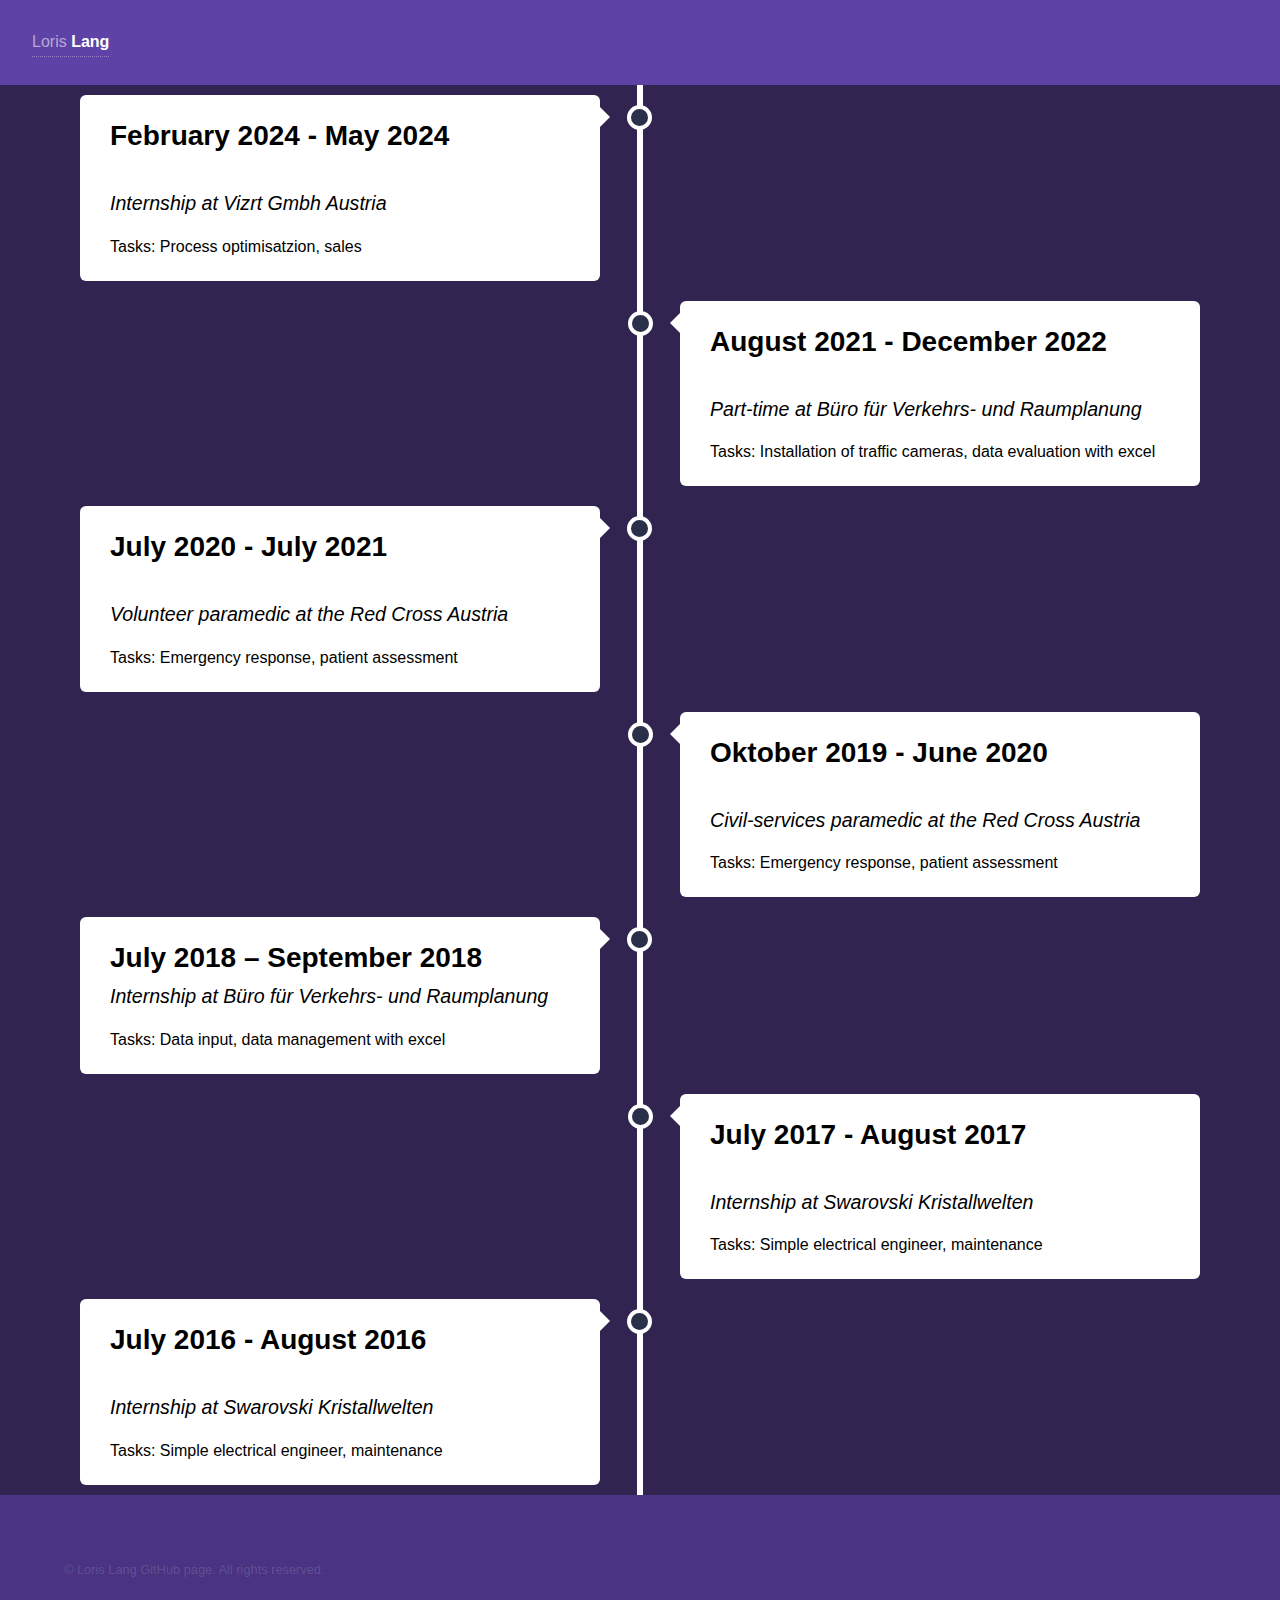
<file: work_experience.html>
<!DOCTYPE HTML>
<!--
	Hyperspace by HTML5 UP
	html5up.net | @ajlkn
	Free for personal and commercial use under the CCA 3.0 license (html5up.net/license)
-->
<html>
	<head>
		<title>Generic - Hyperspace by HTML5 UP</title>
		<meta charset="utf-8" />
		<meta name="viewport" content="width=device-width, initial-scale=1, user-scalable=no" />
		<link rel="stylesheet" href="assets/css/main.css" />
		<noscript><link rel="stylesheet" href="assets/css/noscript.css" /></noscript>
	</head>
	<body class="is-preload">

		<!-- Header -->
			<header id="header" class="alt">
				<a href="index.html" class="logo"><span>Loris</span> <strong>Lang</strong> </a>
               
				
			</header>

		<!-- Wrapper -->

			
			<div id="wrapper">

				<!-- Main -->

					<section id="main">
                        
						<div class="timeline">
                            <div class="container left">
                                <div class="timeline-content">
                                  <h2>
                                      <span class="main-title">February 2024 - May 2024</span>
                                      <span class="sub-title">
                                         <br>
                                          Internship at Vizrt Gmbh Austria
                                      </span>
                                  </h2>
                                  <p>
                                    Tasks: Process optimisatzion, sales  
                                  </p>                        
                                </div>
                              </div>
                            
                        </div>
						<div class="timeline">
                            <div class="container right">
                                <div class="timeline-content">
                                  <h2>
                                      <span class="main-title">August 2021 - December 2022</span>
                                      <span class="sub-title">
                                         <br>
                                            Part-time at Büro für Verkehrs- und Raumplanung
                                      </span>
                                  </h2> 
                                  <p>
                                    Tasks: Installation of traffic cameras, data evaluation with excel 
                                  </p>                         
                                </div>
                              </div>
						<div class="timeline">
                            <div class="container left">
                                <div class="timeline-content">
                                  <h2>
                                      <span class="main-title">July 2020 - July 2021</span>
                                      <span class="sub-title">
                                         <br>
                                          Volunteer paramedic at the Red Cross Austria
                                      </span>
                                  </h2>
                                  <p>
                                    Tasks: Emergency response, patient assessment
                                  </p>                        
                                </div>
                              </div>
                            
                        </div>
						<div class="timeline">
                            <div class="container right">
                                <div class="timeline-content">
                                  <h2>
                                      <span class="main-title">Oktober 2019 - June 2020</span>
                                      <span class="sub-title">
                                          <br>
                                          Civil-services paramedic at the Red Cross Austria
                                      </span>
                                  </h2>
                                  <p>
                                    Tasks: Emergency response, patient assessment
                                  </p>  
                                </div>
                              </div>
                            
                        </div>
						<div class="timeline">
                            <div class="container left">
                                <div class="timeline-content">
                                  <h2>
                                      <span class="main-title">July 2018 – September 2018</span>
                                      <span class="sub-title">
                                         Internship at Büro für Verkehrs- und Raumplanung
                                      </span>
                                  </h2>
                                  <p>Tasks: Data input, data management with excel</p>
                                </div>
                              </div>
                            
                        </div>
                        <div class="timeline">
                            <div class="container right">
                                <div class="timeline-content">
                                  <h2>
                                      <span class="main-title">July 2017 - August 2017</span>
                                      <span class="sub-title">
                                          <br>
                                          Internship at Swarovski Kristallwelten
                                      </span>
                                  </h2>
                                  <p>
                                    Tasks: Simple electrical engineer, maintenance
                                  </p>  
                                </div>
                              </div>
                            
                        </div>
                        <div class="timeline">
                            <div class="container left">
                                <div class="timeline-content">
                                  <h2>
                                      <span class="main-title">July 2016 - August 2016</span>
                                      <span class="sub-title">
                                          <br>
                                          Internship at Swarovski Kristallwelten
                                      </span>
                                  </h2>
                                  <p>
                                    Tasks: Simple electrical engineer, maintenance
                                  </p>  
                                </div>
                              </div>
                            
                        </div>
                    </section>			
			</div>

		<!-- Footer -->
            <footer id="footer" class="wrapper style1-alt">
                <div class="inner">
                    <ul class="menu">
                        <li>&copy; Loris Lang GitHub page. All rights reserved.</li>
                    </ul>
                </div>
            </footer>

		<!-- Scripts -->
			<script src="assets/js/jquery.min.js"></script>
			<script src="assets/js/jquery.scrollex.min.js"></script>
			<script src="assets/js/jquery.scrolly.min.js"></script>
			<script src="assets/js/browser.min.js"></script>
			<script src="assets/js/breakpoints.min.js"></script>
			<script src="assets/js/util.js"></script>
			<script src="assets/js/main.js"></script>

	</body>
</html>
</file>
<file: assets/css/noscript.css>
/*
	Hyperspace by HTML5 UP
	html5up.net | @ajlkn
	Free for personal and commercial use under the CCA 3.0 license (html5up.net/license)
*/

/* Spotlights */

	.spotlights > section > .image:before {
		opacity: 0 !important;
	}

	.spotlights > section > .content > .inner {
		-moz-transform: none !important;
		-webkit-transform: none !important;
		-ms-transform: none !important;
		transform: none !important;
		opacity: 1 !important;
	}

/* Wrapper */

	.wrapper > .inner {
		opacity: 1 !important;
		-moz-transform: none !important;
		-webkit-transform: none !important;
		-ms-transform: none !important;
		transform: none !important;
	}

/* Sidebar */

	#sidebar > .inner {
		opacity: 1 !important;
	}

	#sidebar nav > ul > li {
		-moz-transform: none !important;
		-webkit-transform: none !important;
		-ms-transform: none !important;
		transform: none !important;
		opacity: 1 !important;
	}
</file>
<file: assets/css/main.css>
@import url(fontawesome-all.min.css);

/*
	Hyperspace by HTML5 UP
	html5up.net | @ajlkn
	Free for personal and commercial use under the CCA 3.0 license (html5up.net/license)
*/

html, body, div, span, applet, object,
iframe, h1, h2, h3, h4, h5, h6, p, blockquote,
pre, a, abbr, acronym, address, big, cite,
code, del, dfn, em, img, ins, kbd, q, s, samp,
small, strike, strong, sub, sup, tt, var, b,
u, i, center, dl, dt, dd, ol, ul, li, fieldset,
form, label, legend, table, caption, tbody,
tfoot, thead, tr, th, td, article, aside,
canvas, details, embed, figure, figcaption,
footer, header, hgroup, menu, nav, output, ruby,
section, summary, time, mark, audio, video {
	margin: 0;
	padding: 0;
	border: 0;
	font-size: 100%;
	font: inherit;
	vertical-align: baseline;}

article, aside, details, figcaption, figure,
footer, header, hgroup, menu, nav, section {
	display: block;}

body {
	line-height: 1;
}

ol, ul {
	list-style: none;
}

blockquote, q {
	quotes: none;
}

	blockquote:before, blockquote:after, q:before, q:after {
		content: '';
		content: none;
	}

table {
	border-collapse: collapse;
	border-spacing: 0;
}

body {
	-webkit-text-size-adjust: none;
}

mark {
	background-color: transparent;
	color: inherit;
}

input::-moz-focus-inner {
	border: 0;
	padding: 0;
}

input, select, textarea {
	-moz-appearance: none;
	-webkit-appearance: none;
	-ms-appearance: none;
	appearance: none;
}

/* Basic */

	@-ms-viewport {
		width: device-width;
	}

	body {
		-ms-overflow-style: scrollbar;
	}

	@media screen and (max-width: 480px) {

		html, body {
			min-width: 320px;
		}

	}

	html {
		box-sizing: border-box;
	}

	*, *:before, *:after {
		box-sizing: inherit;
	}

	body {
		background: #312450;
	}

		body.is-preload *, body.is-preload *:before, body.is-preload *:after {
			-moz-animation: none !important;
			-webkit-animation: none !important;
			-ms-animation: none !important;
			animation: none !important;
			-moz-transition: none !important;
			-webkit-transition: none !important;
			-ms-transition: none !important;
			transition: none !important;
		}

/* Type */

	body, input, select, textarea {
		color: rgba(255, 255, 255, 0.55);
		font-family: Arial, Helvetica, sans-serif;
		font-size: 16.5pt;
		font-weight: normal;
		line-height: 1.75;
	}

		@media screen and (max-width: 1680px) {

			body, input, select, textarea {
				font-size: 13pt;
			}

		}

		@media screen and (max-width: 1280px) {

			body, input, select, textarea {
				font-size: 12pt;
			}

		}

		@media screen and (max-width: 360px) {

			body, input, select, textarea {
				font-size: 11pt;
			}

		}

	a {
		-moz-transition: color 0.2s ease, border-bottom-color 0.2s ease;
		-webkit-transition: color 0.2s ease, border-bottom-color 0.2s ease;
		-ms-transition: color 0.2s ease, border-bottom-color 0.2s ease;
		transition: color 0.2s ease, border-bottom-color 0.2s ease;
		border-bottom: dotted 1px rgba(255, 255, 255, 0.35);
		color: inherit;
		text-decoration: none;
	}

		a:hover {
			border-bottom-color: transparent;
			color: #ffffff;
		}

	strong, b {
		color: #ffffff;
		font-weight: bold;
	}

	em, i {
		font-style: italic;
	}

	p {
		margin: 0 0 2em 0;
	}

	h1, h2, h3, h4, h5, h6 {
		color: #ffffff;
		font-weight: bold;
		line-height: 1.5;
		margin: 0 0 0.5em 0;
	}

		h1 a, h2 a, h3 a, h4 a, h5 a, h6 a {
			color: inherit;
			text-decoration: none;
		}

	h1 {
		font-size: 2.75em;
	}

		h1.major {
			margin: 0 0 1.3em 0;
			position: relative;
			padding-bottom: 0.35em;
		}

			h1.major:after {
				background-image: -moz-linear-gradient(to right, #5e42a6, #b74e91);
				background-image: -webkit-linear-gradient(to right, #5e42a6, #b74e91);
				background-image: -ms-linear-gradient(to right, #5e42a6, #b74e91);
				background-image: linear-gradient(to right, #5e42a6, #b74e91);
				-moz-transition: max-width 0.2s ease;
				-webkit-transition: max-width 0.2s ease;
				-ms-transition: max-width 0.2s ease;
				transition: max-width 0.2s ease;
				border-radius: 0.2em;
				bottom: 0;
				content: '';
				height: 0.05em;
				position: absolute;
				right: 0;
				width: 100%;
			}

	h2 {
		font-size: 1.75em;
	}

	h3 {
		font-size: 1.1em;
	}

	h4 {
		font-size: 1em;
	}

	h5 {
		font-size: 0.8em;
	}

	h6 {
		font-size: 0.6em;
	}

	.image-container {
		display: flex;
		justify-content: center; /* Centers images */
		gap: 10px; /* Adds spacing between images */
	  }
	  
	  .image-container img {
		width: 48%; /* Adjust width so both fit nicely */
		max-width: 100%;
		height: auto;
	}

	.banner {
		display: flex;
		align-items: center; /* Align image and text in the center */
		justify-content: center; /* Center the entire content */
		gap: 20px; /* Adds spacing between the image and text */
		padding: 20px;
		background-color: #3e4094; /* Change this to your desired color */
		border-radius: 10px; /* Optional: Adds rounded corners */
	  }
	  
	  .banner img {
		width: 300px; /* Adjust as needed */
		height: auto;
		margin-left: 700px;
	  }
	  
	  .banner-content {
		display: flex;
		flex-direction: column;
	  }
	  
	  .banner-text {
		font-size: 3rem;
		font-weight: bold;
		color: #eae7e7; /* Adjust text color for contrast */
		margin-right: 700px;
	  }
	  
	  .banner-subtext {
		font-size: 1rem;
		color: #958989; /* Lighter color for subtext */
		margin-right: 700px;
	  }

	@media screen and (max-width: 736px) {

		h1 {
			font-size: 2em;
		}

		h2 {
			font-size: 1.25em;
		}

		h3 {
			font-size: 1em;
		}

		h4 {
			font-size: 0.8em;
		}

		h5 {
			font-size: 0.6em;
		}

		h6 {
			font-size: 0.6em;
		}

	}

	sub {
		font-size: 0.8em;
		position: relative;
		top: 0.5em;
	}

	sup {
		font-size: 0.8em;
		position: relative;
		top: -0.5em;
	}

	blockquote {
		border-left: solid 4px rgba(255, 255, 255, 0.15);
		font-style: italic;
		margin: 0 0 2em 0;
		padding: 0.5em 0 0.5em 2em;
	}

	code {
		background: rgba(255, 255, 255, 0.05);
		border-radius: 0.25em;
		border: solid 1px rgba(255, 255, 255, 0.15);
		font-family: "Courier New", monospace;
		font-size: 0.9em;
		margin: 0 0.25em;
		padding: 0.25em 0.65em;
	}

	pre {
		-webkit-overflow-scrolling: touch;
		font-family: "Courier New", monospace;
		font-size: 0.9em;
		margin: 0 0 2em 0;
	}

		pre code {
			display: block;
			line-height: 1.75em;
			padding: 1em 1.5em;
			overflow-x: auto;
		}

	hr {
		border: 0;
		border-bottom: solid 1px rgba(255, 255, 255, 0.15);
		margin: 2em 0;
	}

		hr.major {
			margin: 3em 0;
		}

	.align-left {
		text-align: left;
	}

	.align-center {
		text-align: center;
	}

	.align-right {
		text-align: right;
	}

/* Row */

	.row {
		display: flex;
		flex-wrap: wrap;
		box-sizing: border-box;
		align-items: stretch;
	}

		.row > * {
			box-sizing: border-box;
		}

		.row.gtr-uniform > * > :last-child {
			margin-bottom: 0;
		}

		.row.aln-left {
			justify-content: flex-start;
		}

		.row.aln-center {
			justify-content: center;
		}

		.row.aln-right {
			justify-content: flex-end;
		}

		.row.aln-top {
			align-items: flex-start;
		}

		.row.aln-middle {
			align-items: center;
		}

		.row.aln-bottom {
			align-items: flex-end;
		}

		.row > .imp {
			order: -1;
		}

		.row > .col-1 {
			width: 8.33333%;
		}

		.row > .off-1 {
			margin-left: 8.33333%;
		}

		.row > .col-2 {
			width: 16.66667%;
		}

		.row > .off-2 {
			margin-left: 16.66667%;
		}

		.row > .col-3 {
			width: 25%;
		}

		.row > .off-3 {
			margin-left: 25%;
		}

		.row > .col-4 {
			width: 33.33333%;
		}

		.row > .off-4 {
			margin-left: 33.33333%;
		}

		.row > .col-5 {
			width: 41.66667%;
		}

		.row > .off-5 {
			margin-left: 41.66667%;
		}

		.row > .col-6 {
			width: 50%;
		}

		.row > .off-6 {
			margin-left: 50%;
		}

		.row > .col-7 {
			width: 58.33333%;
		}

		.row > .off-7 {
			margin-left: 58.33333%;
		}

		.row > .col-8 {
			width: 66.66667%;
		}

		.row > .off-8 {
			margin-left: 66.66667%;
		}

		.row > .col-9 {
			width: 75%;
		}

		.row > .off-9 {
			margin-left: 75%;
		}

		.row > .col-10 {
			width: 83.33333%;
		}

		.row > .off-10 {
			margin-left: 83.33333%;
		}

		.row > .col-11 {
			width: 91.66667%;
		}

		.row > .off-11 {
			margin-left: 91.66667%;
		}

		.row > .col-12 {
			width: 100%;
		}

		.row > .off-12 {
			margin-left: 100%;
		}

		.row.gtr-0 {
			margin-top: 0;
			margin-left: 0em;
		}

			.row.gtr-0 > * {
				padding: 0 0 0 0em;
			}

			.row.gtr-0.gtr-uniform {
				margin-top: 0em;
			}

				.row.gtr-0.gtr-uniform > * {
					padding-top: 0em;
				}

		.row.gtr-25 {
			margin-top: 0;
			margin-left: -0.375em;
		}

			.row.gtr-25 > * {
				padding: 0 0 0 0.375em;
			}

			.row.gtr-25.gtr-uniform {
				margin-top: -0.375em;
			}

				.row.gtr-25.gtr-uniform > * {
					padding-top: 0.375em;
				}

		.row.gtr-50 {
			margin-top: 0;
			margin-left: -0.75em;
		}

			.row.gtr-50 > * {
				padding: 0 0 0 0.75em;
			}

			.row.gtr-50.gtr-uniform {
				margin-top: -0.75em;
			}

				.row.gtr-50.gtr-uniform > * {
					padding-top: 0.75em;
				}

		.row {
			margin-top: 0;
			margin-left: -1.5em;
		}

			.row > * {
				padding: 0 0 0 1.5em;
			}

			.row.gtr-uniform {
				margin-top: -1.5em;
			}

				.row.gtr-uniform > * {
					padding-top: 1.5em;
				}

		.row.gtr-150 {
			margin-top: 0;
			margin-left: -2.25em;
		}

			.row.gtr-150 > * {
				padding: 0 0 0 2.25em;
			}

			.row.gtr-150.gtr-uniform {
				margin-top: -2.25em;
			}

				.row.gtr-150.gtr-uniform > * {
					padding-top: 2.25em;
				}

		.row.gtr-200 {
			margin-top: 0;
			margin-left: -3em;
		}

			.row.gtr-200 > * {
				padding: 0 0 0 3em;
			}

			.row.gtr-200.gtr-uniform {
				margin-top: -3em;
			}

				.row.gtr-200.gtr-uniform > * {
					padding-top: 3em;
				}

		@media screen and (max-width: 1680px) {

			.row {
				display: flex;
				flex-wrap: wrap;
				box-sizing: border-box;
				align-items: stretch;
			}

				.row > * {
					box-sizing: border-box;
				}

				.row.gtr-uniform > * > :last-child {
					margin-bottom: 0;
				}

				.row.aln-left {
					justify-content: flex-start;
				}

				.row.aln-center {
					justify-content: center;
				}

				.row.aln-right {
					justify-content: flex-end;
				}

				.row.aln-top {
					align-items: flex-start;
				}

				.row.aln-middle {
					align-items: center;
				}

				.row.aln-bottom {
					align-items: flex-end;
				}

				.row > .imp-xlarge {
					order: -1;
				}

				.row > .col-1-xlarge {
					width: 8.33333%;
				}

				.row > .off-1-xlarge {
					margin-left: 8.33333%;
				}

				.row > .col-2-xlarge {
					width: 16.66667%;
				}

				.row > .off-2-xlarge {
					margin-left: 16.66667%;
				}

				.row > .col-3-xlarge {
					width: 25%;
				}

				.row > .off-3-xlarge {
					margin-left: 25%;
				}

				.row > .col-4-xlarge {
					width: 33.33333%;
				}

				.row > .off-4-xlarge {
					margin-left: 33.33333%;
				}

				.row > .col-5-xlarge {
					width: 41.66667%;
				}

				.row > .off-5-xlarge {
					margin-left: 41.66667%;
				}

				.row > .col-6-xlarge {
					width: 50%;
				}

				.row > .off-6-xlarge {
					margin-left: 50%;
				}

				.row > .col-7-xlarge {
					width: 58.33333%;
				}

				.row > .off-7-xlarge {
					margin-left: 58.33333%;
				}

				.row > .col-8-xlarge {
					width: 66.66667%;
				}

				.row > .off-8-xlarge {
					margin-left: 66.66667%;
				}

				.row > .col-9-xlarge {
					width: 75%;
				}

				.row > .off-9-xlarge {
					margin-left: 75%;
				}

				.row > .col-10-xlarge {
					width: 83.33333%;
				}

				.row > .off-10-xlarge {
					margin-left: 83.33333%;
				}

				.row > .col-11-xlarge {
					width: 91.66667%;
				}

				.row > .off-11-xlarge {
					margin-left: 91.66667%;
				}

				.row > .col-12-xlarge {
					width: 100%;
				}

				.row > .off-12-xlarge {
					margin-left: 100%;
				}

				.row.gtr-0 {
					margin-top: 0;
					margin-left: 0em;
				}

					.row.gtr-0 > * {
						padding: 0 0 0 0em;
					}

					.row.gtr-0.gtr-uniform {
						margin-top: 0em;
					}

						.row.gtr-0.gtr-uniform > * {
							padding-top: 0em;
						}

				.row.gtr-25 {
					margin-top: 0;
					margin-left: -0.375em;
				}

					.row.gtr-25 > * {
						padding: 0 0 0 0.375em;
					}

					.row.gtr-25.gtr-uniform {
						margin-top: -0.375em;
					}

						.row.gtr-25.gtr-uniform > * {
							padding-top: 0.375em;
						}

				.row.gtr-50 {
					margin-top: 0;
					margin-left: -0.75em;
				}

					.row.gtr-50 > * {
						padding: 0 0 0 0.75em;
					}

					.row.gtr-50.gtr-uniform {
						margin-top: -0.75em;
					}

						.row.gtr-50.gtr-uniform > * {
							padding-top: 0.75em;
						}

				.row {
					margin-top: 0;
					margin-left: -1.5em;
				}

					.row > * {
						padding: 0 0 0 1.5em;
					}

					.row.gtr-uniform {
						margin-top: -1.5em;
					}

						.row.gtr-uniform > * {
							padding-top: 1.5em;
						}

				.row.gtr-150 {
					margin-top: 0;
					margin-left: -2.25em;
				}

					.row.gtr-150 > * {
						padding: 0 0 0 2.25em;
					}

					.row.gtr-150.gtr-uniform {
						margin-top: -2.25em;
					}

						.row.gtr-150.gtr-uniform > * {
							padding-top: 2.25em;
						}

				.row.gtr-200 {
					margin-top: 0;
					margin-left: -3em;
				}

					.row.gtr-200 > * {
						padding: 0 0 0 3em;
					}

					.row.gtr-200.gtr-uniform {
						margin-top: -3em;
					}

						.row.gtr-200.gtr-uniform > * {
							padding-top: 3em;
						}

		}

		@media screen and (max-width: 1280px) {

			.row {
				display: flex;
				flex-wrap: wrap;
				box-sizing: border-box;
				align-items: stretch;
			}

				.row > * {
					box-sizing: border-box;
				}

				.row.gtr-uniform > * > :last-child {
					margin-bottom: 0;
				}

				.row.aln-left {
					justify-content: flex-start;
				}

				.row.aln-center {
					justify-content: center;
				}

				.row.aln-right {
					justify-content: flex-end;
				}

				.row.aln-top {
					align-items: flex-start;
				}

				.row.aln-middle {
					align-items: center;
				}

				.row.aln-bottom {
					align-items: flex-end;
				}

				.row > .imp-large {
					order: -1;
				}

				.row > .col-1-large {
					width: 8.33333%;
				}

				.row > .off-1-large {
					margin-left: 8.33333%;
				}

				.row > .col-2-large {
					width: 16.66667%;
				}

				.row > .off-2-large {
					margin-left: 16.66667%;
				}

				.row > .col-3-large {
					width: 25%;
				}

				.row > .off-3-large {
					margin-left: 25%;
				}

				.row > .col-4-large {
					width: 33.33333%;
				}

				.row > .off-4-large {
					margin-left: 33.33333%;
				}

				.row > .col-5-large {
					width: 41.66667%;
				}

				.row > .off-5-large {
					margin-left: 41.66667%;
				}

				.row > .col-6-large {
					width: 50%;
				}

				.row > .off-6-large {
					margin-left: 50%;
				}

				.row > .col-7-large {
					width: 58.33333%;
				}

				.row > .off-7-large {
					margin-left: 58.33333%;
				}

				.row > .col-8-large {
					width: 66.66667%;
				}

				.row > .off-8-large {
					margin-left: 66.66667%;
				}

				.row > .col-9-large {
					width: 75%;
				}

				.row > .off-9-large {
					margin-left: 75%;
				}

				.row > .col-10-large {
					width: 83.33333%;
				}

				.row > .off-10-large {
					margin-left: 83.33333%;
				}

				.row > .col-11-large {
					width: 91.66667%;
				}

				.row > .off-11-large {
					margin-left: 91.66667%;
				}

				.row > .col-12-large {
					width: 100%;
				}

				.row > .off-12-large {
					margin-left: 100%;
				}

				.row.gtr-0 {
					margin-top: 0;
					margin-left: 0em;
				}

					.row.gtr-0 > * {
						padding: 0 0 0 0em;
					}

					.row.gtr-0.gtr-uniform {
						margin-top: 0em;
					}

						.row.gtr-0.gtr-uniform > * {
							padding-top: 0em;
						}

				.row.gtr-25 {
					margin-top: 0;
					margin-left: -0.375em;
				}

					.row.gtr-25 > * {
						padding: 0 0 0 0.375em;
					}

					.row.gtr-25.gtr-uniform {
						margin-top: -0.375em;
					}

						.row.gtr-25.gtr-uniform > * {
							padding-top: 0.375em;
						}

				.row.gtr-50 {
					margin-top: 0;
					margin-left: -0.75em;
				}

					.row.gtr-50 > * {
						padding: 0 0 0 0.75em;
					}

					.row.gtr-50.gtr-uniform {
						margin-top: -0.75em;
					}

						.row.gtr-50.gtr-uniform > * {
							padding-top: 0.75em;
						}

				.row {
					margin-top: 0;
					margin-left: -1.5em;
				}

					.row > * {
						padding: 0 0 0 1.5em;
					}

					.row.gtr-uniform {
						margin-top: -1.5em;
					}

						.row.gtr-uniform > * {
							padding-top: 1.5em;
						}

				.row.gtr-150 {
					margin-top: 0;
					margin-left: -2.25em;
				}

					.row.gtr-150 > * {
						padding: 0 0 0 2.25em;
					}

					.row.gtr-150.gtr-uniform {
						margin-top: -2.25em;
					}

						.row.gtr-150.gtr-uniform > * {
							padding-top: 2.25em;
						}

				.row.gtr-200 {
					margin-top: 0;
					margin-left: -3em;
				}

					.row.gtr-200 > * {
						padding: 0 0 0 3em;
					}

					.row.gtr-200.gtr-uniform {
						margin-top: -3em;
					}

						.row.gtr-200.gtr-uniform > * {
							padding-top: 3em;
						}

		}

		@media screen and (max-width: 980px) {

			.row {
				display: flex;
				flex-wrap: wrap;
				box-sizing: border-box;
				align-items: stretch;
			}

				.row > * {
					box-sizing: border-box;
				}

				.row.gtr-uniform > * > :last-child {
					margin-bottom: 0;
				}

				.row.aln-left {
					justify-content: flex-start;
				}

				.row.aln-center {
					justify-content: center;
				}

				.row.aln-right {
					justify-content: flex-end;
				}

				.row.aln-top {
					align-items: flex-start;
				}

				.row.aln-middle {
					align-items: center;
				}

				.row.aln-bottom {
					align-items: flex-end;
				}

				.row > .imp-medium {
					order: -1;
				}

				.row > .col-1-medium {
					width: 8.33333%;
				}

				.row > .off-1-medium {
					margin-left: 8.33333%;
				}

				.row > .col-2-medium {
					width: 16.66667%;
				}

				.row > .off-2-medium {
					margin-left: 16.66667%;
				}

				.row > .col-3-medium {
					width: 25%;
				}

				.row > .off-3-medium {
					margin-left: 25%;
				}

				.row > .col-4-medium {
					width: 33.33333%;
				}

				.row > .off-4-medium {
					margin-left: 33.33333%;
				}

				.row > .col-5-medium {
					width: 41.66667%;
				}

				.row > .off-5-medium {
					margin-left: 41.66667%;
				}

				.row > .col-6-medium {
					width: 50%;
				}

				.row > .off-6-medium {
					margin-left: 50%;
				}

				.row > .col-7-medium {
					width: 58.33333%;
				}

				.row > .off-7-medium {
					margin-left: 58.33333%;
				}

				.row > .col-8-medium {
					width: 66.66667%;
				}

				.row > .off-8-medium {
					margin-left: 66.66667%;
				}

				.row > .col-9-medium {
					width: 75%;
				}

				.row > .off-9-medium {
					margin-left: 75%;
				}

				.row > .col-10-medium {
					width: 83.33333%;
				}

				.row > .off-10-medium {
					margin-left: 83.33333%;
				}

				.row > .col-11-medium {
					width: 91.66667%;
				}

				.row > .off-11-medium {
					margin-left: 91.66667%;
				}

				.row > .col-12-medium {
					width: 100%;
				}

				.row > .off-12-medium {
					margin-left: 100%;
				}

				.row.gtr-0 {
					margin-top: 0;
					margin-left: 0em;
				}

					.row.gtr-0 > * {
						padding: 0 0 0 0em;
					}

					.row.gtr-0.gtr-uniform {
						margin-top: 0em;
					}

						.row.gtr-0.gtr-uniform > * {
							padding-top: 0em;
						}

				.row.gtr-25 {
					margin-top: 0;
					margin-left: -0.375em;
				}

					.row.gtr-25 > * {
						padding: 0 0 0 0.375em;
					}

					.row.gtr-25.gtr-uniform {
						margin-top: -0.375em;
					}

						.row.gtr-25.gtr-uniform > * {
							padding-top: 0.375em;
						}

				.row.gtr-50 {
					margin-top: 0;
					margin-left: -0.75em;
				}

					.row.gtr-50 > * {
						padding: 0 0 0 0.75em;
					}

					.row.gtr-50.gtr-uniform {
						margin-top: -0.75em;
					}

						.row.gtr-50.gtr-uniform > * {
							padding-top: 0.75em;
						}

				.row {
					margin-top: 0;
					margin-left: -1.5em;
				}

					.row > * {
						padding: 0 0 0 1.5em;
					}

					.row.gtr-uniform {
						margin-top: -1.5em;
					}

						.row.gtr-uniform > * {
							padding-top: 1.5em;
						}

				.row.gtr-150 {
					margin-top: 0;
					margin-left: -2.25em;
				}

					.row.gtr-150 > * {
						padding: 0 0 0 2.25em;
					}

					.row.gtr-150.gtr-uniform {
						margin-top: -2.25em;
					}

						.row.gtr-150.gtr-uniform > * {
							padding-top: 2.25em;
						}

				.row.gtr-200 {
					margin-top: 0;
					margin-left: -3em;
				}

					.row.gtr-200 > * {
						padding: 0 0 0 3em;
					}

					.row.gtr-200.gtr-uniform {
						margin-top: -3em;
					}

						.row.gtr-200.gtr-uniform > * {
							padding-top: 3em;
						}

		}

		@media screen and (max-width: 736px) {

			.row {
				display: flex;
				flex-wrap: wrap;
				box-sizing: border-box;
				align-items: stretch;
			}

				.row > * {
					box-sizing: border-box;
				}

				.row.gtr-uniform > * > :last-child {
					margin-bottom: 0;
				}

				.row.aln-left {
					justify-content: flex-start;
				}

				.row.aln-center {
					justify-content: center;
				}

				.row.aln-right {
					justify-content: flex-end;
				}

				.row.aln-top {
					align-items: flex-start;
				}

				.row.aln-middle {
					align-items: center;
				}

				.row.aln-bottom {
					align-items: flex-end;
				}

				.row > .imp-small {
					order: -1;
				}

				.row > .col-1-small {
					width: 8.33333%;
				}

				.row > .off-1-small {
					margin-left: 8.33333%;
				}

				.row > .col-2-small {
					width: 16.66667%;
				}

				.row > .off-2-small {
					margin-left: 16.66667%;
				}

				.row > .col-3-small {
					width: 25%;
				}

				.row > .off-3-small {
					margin-left: 25%;
				}

				.row > .col-4-small {
					width: 33.33333%;
				}

				.row > .off-4-small {
					margin-left: 33.33333%;
				}

				.row > .col-5-small {
					width: 41.66667%;
				}

				.row > .off-5-small {
					margin-left: 41.66667%;
				}

				.row > .col-6-small {
					width: 50%;
				}

				.row > .off-6-small {
					margin-left: 50%;
				}

				.row > .col-7-small {
					width: 58.33333%;
				}

				.row > .off-7-small {
					margin-left: 58.33333%;
				}

				.row > .col-8-small {
					width: 66.66667%;
				}

				.row > .off-8-small {
					margin-left: 66.66667%;
				}

				.row > .col-9-small {
					width: 75%;
				}

				.row > .off-9-small {
					margin-left: 75%;
				}

				.row > .col-10-small {
					width: 83.33333%;
				}

				.row > .off-10-small {
					margin-left: 83.33333%;
				}

				.row > .col-11-small {
					width: 91.66667%;
				}

				.row > .off-11-small {
					margin-left: 91.66667%;
				}

				.row > .col-12-small {
					width: 100%;
				}

				.row > .off-12-small {
					margin-left: 100%;
				}

				.row.gtr-0 {
					margin-top: 0;
					margin-left: 0em;
				}

					.row.gtr-0 > * {
						padding: 0 0 0 0em;
					}

					.row.gtr-0.gtr-uniform {
						margin-top: 0em;
					}

						.row.gtr-0.gtr-uniform > * {
							padding-top: 0em;
						}

				.row.gtr-25 {
					margin-top: 0;
					margin-left: -0.375em;
				}

					.row.gtr-25 > * {
						padding: 0 0 0 0.375em;
					}

					.row.gtr-25.gtr-uniform {
						margin-top: -0.375em;
					}

						.row.gtr-25.gtr-uniform > * {
							padding-top: 0.375em;
						}

				.row.gtr-50 {
					margin-top: 0;
					margin-left: -0.75em;
				}

					.row.gtr-50 > * {
						padding: 0 0 0 0.75em;
					}

					.row.gtr-50.gtr-uniform {
						margin-top: -0.75em;
					}

						.row.gtr-50.gtr-uniform > * {
							padding-top: 0.75em;
						}

				.row {
					margin-top: 0;
					margin-left: -1.5em;
				}

					.row > * {
						padding: 0 0 0 1.5em;
					}

					.row.gtr-uniform {
						margin-top: -1.5em;
					}

						.row.gtr-uniform > * {
							padding-top: 1.5em;
						}

				.row.gtr-150 {
					margin-top: 0;
					margin-left: -2.25em;
				}

					.row.gtr-150 > * {
						padding: 0 0 0 2.25em;
					}

					.row.gtr-150.gtr-uniform {
						margin-top: -2.25em;
					}

						.row.gtr-150.gtr-uniform > * {
							padding-top: 2.25em;
						}

				.row.gtr-200 {
					margin-top: 0;
					margin-left: -3em;
				}

					.row.gtr-200 > * {
						padding: 0 0 0 3em;
					}

					.row.gtr-200.gtr-uniform {
						margin-top: -3em;
					}

						.row.gtr-200.gtr-uniform > * {
							padding-top: 3em;
						}

		}

		@media screen and (max-width: 480px) {

			.row {
				display: flex;
				flex-wrap: wrap;
				box-sizing: border-box;
				align-items: stretch;
			}

				.row > * {
					box-sizing: border-box;
				}

				.row.gtr-uniform > * > :last-child {
					margin-bottom: 0;
				}

				.row.aln-left {
					justify-content: flex-start;
				}

				.row.aln-center {
					justify-content: center;
				}

				.row.aln-right {
					justify-content: flex-end;
				}

				.row.aln-top {
					align-items: flex-start;
				}

				.row.aln-middle {
					align-items: center;
				}

				.row.aln-bottom {
					align-items: flex-end;
				}

				.row > .imp-xsmall {
					order: -1;
				}

				.row > .col-1-xsmall {
					width: 8.33333%;
				}

				.row > .off-1-xsmall {
					margin-left: 8.33333%;
				}

				.row > .col-2-xsmall {
					width: 16.66667%;
				}

				.row > .off-2-xsmall {
					margin-left: 16.66667%;
				}

				.row > .col-3-xsmall {
					width: 25%;
				}

				.row > .off-3-xsmall {
					margin-left: 25%;
				}

				.row > .col-4-xsmall {
					width: 33.33333%;
				}

				.row > .off-4-xsmall {
					margin-left: 33.33333%;
				}

				.row > .col-5-xsmall {
					width: 41.66667%;
				}

				.row > .off-5-xsmall {
					margin-left: 41.66667%;
				}

				.row > .col-6-xsmall {
					width: 50%;
				}

				.row > .off-6-xsmall {
					margin-left: 50%;
				}

				.row > .col-7-xsmall {
					width: 58.33333%;
				}

				.row > .off-7-xsmall {
					margin-left: 58.33333%;
				}

				.row > .col-8-xsmall {
					width: 66.66667%;
				}

				.row > .off-8-xsmall {
					margin-left: 66.66667%;
				}

				.row > .col-9-xsmall {
					width: 75%;
				}

				.row > .off-9-xsmall {
					margin-left: 75%;
				}

				.row > .col-10-xsmall {
					width: 83.33333%;
				}

				.row > .off-10-xsmall {
					margin-left: 83.33333%;
				}

				.row > .col-11-xsmall {
					width: 91.66667%;
				}

				.row > .off-11-xsmall {
					margin-left: 91.66667%;
				}

				.row > .col-12-xsmall {
					width: 100%;
				}

				.row > .off-12-xsmall {
					margin-left: 100%;
				}

				.row.gtr-0 {
					margin-top: 0;
					margin-left: 0em;
				}

					.row.gtr-0 > * {
						padding: 0 0 0 0em;
					}

					.row.gtr-0.gtr-uniform {
						margin-top: 0em;
					}

						.row.gtr-0.gtr-uniform > * {
							padding-top: 0em;
						}

				.row.gtr-25 {
					margin-top: 0;
					margin-left: -0.375em;
				}

					.row.gtr-25 > * {
						padding: 0 0 0 0.375em;
					}

					.row.gtr-25.gtr-uniform {
						margin-top: -0.375em;
					}

						.row.gtr-25.gtr-uniform > * {
							padding-top: 0.375em;
						}

				.row.gtr-50 {
					margin-top: 0;
					margin-left: -0.75em;
				}

					.row.gtr-50 > * {
						padding: 0 0 0 0.75em;
					}

					.row.gtr-50.gtr-uniform {
						margin-top: -0.75em;
					}

						.row.gtr-50.gtr-uniform > * {
							padding-top: 0.75em;
						}

				.row {
					margin-top: 0;
					margin-left: -1.5em;
				}

					.row > * {
						padding: 0 0 0 1.5em;
					}

					.row.gtr-uniform {
						margin-top: -1.5em;
					}

						.row.gtr-uniform > * {
							padding-top: 1.5em;
						}

				.row.gtr-150 {
					margin-top: 0;
					margin-left: -2.25em;
				}

					.row.gtr-150 > * {
						padding: 0 0 0 2.25em;
					}

					.row.gtr-150.gtr-uniform {
						margin-top: -2.25em;
					}

						.row.gtr-150.gtr-uniform > * {
							padding-top: 2.25em;
						}

				.row.gtr-200 {
					margin-top: 0;
					margin-left: -3em;
				}

					.row.gtr-200 > * {
						padding: 0 0 0 3em;
					}

					.row.gtr-200.gtr-uniform {
						margin-top: -3em;
					}

						.row.gtr-200.gtr-uniform > * {
							padding-top: 3em;
						}

		}

/* Box */

	.box {
		border-radius: 0.25em;
		border: solid 1px rgba(255, 255, 255, 0.15);
		margin-bottom: 2em;
		padding: 1.5em;
	}

		.box > :last-child,
		.box > :last-child > :last-child,
		.box > :last-child > :last-child > :last-child {
			margin-bottom: 0;
		}

		.box.alt {
			border: 0;
			border-radius: 0;
			padding: 0;
		}

/* Button */

	input[type="submit"],
	input[type="reset"],
	input[type="button"],
	button,
	.button {
		-moz-appearance: none;
		-webkit-appearance: none;
		-ms-appearance: none;
		appearance: none;
		-moz-transition: border-color 0.2s ease;
		-webkit-transition: border-color 0.2s ease;
		-ms-transition: border-color 0.2s ease;
		transition: border-color 0.2s ease;
		background-color: transparent;
		border: solid 1px !important;
		border-color: rgba(255, 255, 255, 0.15) !important;
		border-radius: 3em;
		color: #ffffff !important;
		cursor: pointer;
		display: inline-block;
		font-size: 0.6em;
		font-weight: bold;
		height: calc(4.75em + 2px);
		letter-spacing: 0.25em;
		line-height: 4.75em;
		outline: 0;
		padding: 0 3.75em;
		position: relative;
		text-align: center;
		text-decoration: none;
		text-transform: uppercase;
		white-space: nowrap;
	}

		input[type="submit"]:after,
		input[type="reset"]:after,
		input[type="button"]:after,
		button:after,
		.button:after {
			-moz-transform: scale(0.25);
			-webkit-transform: scale(0.25);
			-ms-transform: scale(0.25);
			transform: scale(0.25);
			pointer-events: none;
			-moz-transition: opacity 0.2s ease, -moz-transform 0.2s ease;
			-webkit-transition: opacity 0.2s ease, -webkit-transform 0.2s ease;
			-ms-transition: opacity 0.2s ease, -ms-transform 0.2s ease;
			transition: opacity 0.2s ease, transform 0.2s ease;
			background: #ffffff;
			border-radius: 3em;
			content: '';
			height: 100%;
			left: 0;
			opacity: 0;
			position: absolute;
			top: 0;
			width: 100%;
		}

		input[type="submit"].icon:before,
		input[type="reset"].icon:before,
		input[type="button"].icon:before,
		button.icon:before,
		.button.icon:before {
			margin-right: 0.75em;
		}

		input[type="submit"].fit,
		input[type="reset"].fit,
		input[type="button"].fit,
		button.fit,
		.button.fit {
			width: 100%;
		}

		input[type="submit"].small,
		input[type="reset"].small,
		input[type="button"].small,
		button.small,
		.button.small {
			font-size: 0.4em;
		}

		input[type="submit"].large,
		input[type="reset"].large,
		input[type="button"].large,
		button.large,
		.button.large {
			font-size: 0.8em;
		}

		input[type="submit"].primary,
		input[type="reset"].primary,
		input[type="button"].primary,
		button.primary,
		.button.primary {
			background-color: #ffffff;
			color: #312450 !important;
		}

			input[type="submit"].primary:after,
			input[type="reset"].primary:after,
			input[type="button"].primary:after,
			button.primary:after,
			.button.primary:after {
				display: none;
			}

		input[type="submit"].disabled, input[type="submit"]:disabled,
		input[type="reset"].disabled,
		input[type="reset"]:disabled,
		input[type="button"].disabled,
		input[type="button"]:disabled,
		button.disabled,
		button:disabled,
		.button.disabled,
		.button:disabled {
			cursor: default;
			opacity: 0.5;
			pointer-events: none;
		}

		input[type="submit"]:hover,
		input[type="reset"]:hover,
		input[type="button"]:hover,
		button:hover,
		.button:hover {
			border-color: rgba(255, 255, 255, 0.55) !important;
		}

			input[type="submit"]:hover:after,
			input[type="reset"]:hover:after,
			input[type="button"]:hover:after,
			button:hover:after,
			.button:hover:after {
				opacity: 0.05;
				-moz-transform: scale(1);
				-webkit-transform: scale(1);
				-ms-transform: scale(1);
				transform: scale(1);
			}

			input[type="submit"]:hover:active,
			input[type="reset"]:hover:active,
			input[type="button"]:hover:active,
			button:hover:active,
			.button:hover:active {
				border-color: #ffffff !important;
			}

				input[type="submit"]:hover:active:after,
				input[type="reset"]:hover:active:after,
				input[type="button"]:hover:active:after,
				button:hover:active:after,
				.button:hover:active:after {
					opacity: 0.1;
				}

/* Features */

	.features {
		display: -moz-flex;
		display: -webkit-flex;
		display: -ms-flex;
		display: flex;
		-moz-flex-wrap: wrap;
		-webkit-flex-wrap: wrap;
		-ms-flex-wrap: wrap;
		flex-wrap: wrap;
		border-radius: 0.25em;
		border: solid 1px rgba(255, 255, 255, 0.15);
		background: rgba(255, 255, 255, 0.05);
		margin: 0 0 2em 0;
	}

		.features section {
			padding: 3.5em 3em 1em 7em ;
			width: 50%;
			border-top: solid 1px rgba(255, 255, 255, 0.15);
			position: relative;
		}

			.features section:nth-child(-n + 2) {
				border-top-width: 0;
			}

			.features section:nth-child(2n) {
				border-left: solid 1px rgba(255, 255, 255, 0.15);
			}

			.features section .icon {
				-moz-transition: opacity 0.5s ease, -moz-transform 0.5s ease;
				-webkit-transition: opacity 0.5s ease, -webkit-transform 0.5s ease;
				-ms-transition: opacity 0.5s ease, -ms-transform 0.5s ease;
				transition: opacity 0.5s ease, transform 0.5s ease;
				-moz-transition-delay: 1s;
				-webkit-transition-delay: 1s;
				-ms-transition-delay: 1s;
				transition-delay: 1s;
				-moz-transform: scale(1);
				-webkit-transform: scale(1);
				-ms-transform: scale(1);
				transform: scale(1);
				position: absolute;
				left: 3em;
				top: 3em;
				opacity: 1;
			}

			.features section:nth-child(1) .icon {
				-moz-transition-delay: 0.15s;
				-webkit-transition-delay: 0.15s;
				-ms-transition-delay: 0.15s;
				transition-delay: 0.15s;
			}

			.features section:nth-child(2) .icon {
				-moz-transition-delay: 0.3s;
				-webkit-transition-delay: 0.3s;
				-ms-transition-delay: 0.3s;
				transition-delay: 0.3s;
			}

			.features section:nth-child(3) .icon {
				-moz-transition-delay: 0.45s;
				-webkit-transition-delay: 0.45s;
				-ms-transition-delay: 0.45s;
				transition-delay: 0.45s;
			}

			.features section:nth-child(4) .icon {
				-moz-transition-delay: 0.6s;
				-webkit-transition-delay: 0.6s;
				-ms-transition-delay: 0.6s;
				transition-delay: 0.6s;
			}

			.features section:nth-child(5) .icon {
				-moz-transition-delay: 0.75s;
				-webkit-transition-delay: 0.75s;
				-ms-transition-delay: 0.75s;
				transition-delay: 0.75s;
			}

			.features section:nth-child(6) .icon {
				-moz-transition-delay: 0.9s;
				-webkit-transition-delay: 0.9s;
				-ms-transition-delay: 0.9s;
				transition-delay: 0.9s;
			}

			.features section:nth-child(7) .icon {
				-moz-transition-delay: 1.05s;
				-webkit-transition-delay: 1.05s;
				-ms-transition-delay: 1.05s;
				transition-delay: 1.05s;
			}

			.features section:nth-child(8) .icon {
				-moz-transition-delay: 1.2s;
				-webkit-transition-delay: 1.2s;
				-ms-transition-delay: 1.2s;
				transition-delay: 1.2s;
			}

			.features section:nth-child(9) .icon {
				-moz-transition-delay: 1.35s;
				-webkit-transition-delay: 1.35s;
				-ms-transition-delay: 1.35s;
				transition-delay: 1.35s;
			}

			.features section:nth-child(10) .icon {
				-moz-transition-delay: 1.5s;
				-webkit-transition-delay: 1.5s;
				-ms-transition-delay: 1.5s;
				transition-delay: 1.5s;
			}

			.features section:nth-child(11) .icon {
				-moz-transition-delay: 1.65s;
				-webkit-transition-delay: 1.65s;
				-ms-transition-delay: 1.65s;
				transition-delay: 1.65s;
			}

			.features section:nth-child(12) .icon {
				-moz-transition-delay: 1.8s;
				-webkit-transition-delay: 1.8s;
				-ms-transition-delay: 1.8s;
				transition-delay: 1.8s;
			}

			.features section:nth-child(13) .icon {
				-moz-transition-delay: 1.95s;
				-webkit-transition-delay: 1.95s;
				-ms-transition-delay: 1.95s;
				transition-delay: 1.95s;
			}

			.features section:nth-child(14) .icon {
				-moz-transition-delay: 2.1s;
				-webkit-transition-delay: 2.1s;
				-ms-transition-delay: 2.1s;
				transition-delay: 2.1s;
			}

			.features section:nth-child(15) .icon {
				-moz-transition-delay: 2.25s;
				-webkit-transition-delay: 2.25s;
				-ms-transition-delay: 2.25s;
				transition-delay: 2.25s;
			}

			.features section:nth-child(16) .icon {
				-moz-transition-delay: 2.4s;
				-webkit-transition-delay: 2.4s;
				-ms-transition-delay: 2.4s;
				transition-delay: 2.4s;
			}

			.features section:nth-child(17) .icon {
				-moz-transition-delay: 2.55s;
				-webkit-transition-delay: 2.55s;
				-ms-transition-delay: 2.55s;
				transition-delay: 2.55s;
			}

			.features section:nth-child(18) .icon {
				-moz-transition-delay: 2.7s;
				-webkit-transition-delay: 2.7s;
				-ms-transition-delay: 2.7s;
				transition-delay: 2.7s;
			}

			.features section:nth-child(19) .icon {
				-moz-transition-delay: 2.85s;
				-webkit-transition-delay: 2.85s;
				-ms-transition-delay: 2.85s;
				transition-delay: 2.85s;
			}

			.features section:nth-child(20) .icon {
				-moz-transition-delay: 3s;
				-webkit-transition-delay: 3s;
				-ms-transition-delay: 3s;
				transition-delay: 3s;
			}

		.features.inactive section .icon {
			-moz-transform: scale(0.5);
			-webkit-transform: scale(0.5);
			-ms-transform: scale(0.5);
			transform: scale(0.5);
			opacity: 0;
		}

		@media screen and (max-width: 980px) {

			.features {
				display: block;
			}

				.features section {
					border-top-width: 1px !important;
					border-left-width: 0 !important;
					width: 100%;
				}

					.features section:first-child {
						border-top-width: 0 !important;
					}

		}

		@media screen and (max-width: 736px) {

			.features section {
				padding: 2.5em 1.5em 0.1em 5.5em ;
			}

				.features section .icon {
					left: 1.5em;
					top: 2em;
				}

		}

		@media screen and (max-width: 480px) {

			.features section {
				padding: 2em 1.5em 0.1em 1.5em ;
			}

				.features section .icon {
					left: 0;
					position: relative;
					top: 0;
				}

		}

/* Form */

	form {
		margin: 0 0 2em 0;
	}

		form > :last-child {
			margin-bottom: 0;
		}

		form > .fields {
			display: -moz-flex;
			display: -webkit-flex;
			display: -ms-flex;
			display: flex;
			-moz-flex-wrap: wrap;
			-webkit-flex-wrap: wrap;
			-ms-flex-wrap: wrap;
			flex-wrap: wrap;
			width: calc(100% + 3em);
			margin: -1.5em 0 2em -1.5em;
		}

			form > .fields > .field {
				-moz-flex-grow: 0;
				-webkit-flex-grow: 0;
				-ms-flex-grow: 0;
				flex-grow: 0;
				-moz-flex-shrink: 0;
				-webkit-flex-shrink: 0;
				-ms-flex-shrink: 0;
				flex-shrink: 0;
				padding: 1.5em 0 0 1.5em;
				width: calc(100% - 1.5em);
			}

				form > .fields > .field.half {
					width: calc(50% - 0.75em);
				}

				form > .fields > .field.third {
					width: calc(100%/3 - 0.5em);
				}

				form > .fields > .field.quarter {
					width: calc(25% - 0.375em);
				}

		@media screen and (max-width: 480px) {

			form > .fields {
				width: calc(100% + 3em);
				margin: -1.5em 0 2em -1.5em;
			}

				form > .fields > .field {
					padding: 1.5em 0 0 1.5em;
					width: calc(100% - 1.5em);
				}

					form > .fields > .field.half {
						width: calc(100% - 1.5em);
					}

					form > .fields > .field.third {
						width: calc(100% - 1.5em);
					}

					form > .fields > .field.quarter {
						width: calc(100% - 1.5em);
					}

		}

	label {
		color: #ffffff;
		font-weight: bold;
		line-height: 1.5;
		margin: 0 0 0.7em 0;
		display: block;
		font-size: 1.1em;
	}

	input[type="text"],
	input[type="password"],
	input[type="email"],
	input[type="tel"],
	select,
	textarea {
		-moz-appearance: none;
		-webkit-appearance: none;
		-ms-appearance: none;
		appearance: none;
		background: rgba(255, 255, 255, 0.05);
		border-radius: 0.25em;
		border: none;
		border: solid 1px rgba(255, 255, 255, 0.15);
		color: inherit;
		display: block;
		outline: 0;
		padding: 0 1em;
		text-decoration: none;
		width: 100%;
	}

		input[type="text"]:invalid,
		input[type="password"]:invalid,
		input[type="email"]:invalid,
		input[type="tel"]:invalid,
		select:invalid,
		textarea:invalid {
			box-shadow: none;
		}

		input[type="text"]:focus,
		input[type="password"]:focus,
		input[type="email"]:focus,
		input[type="tel"]:focus,
		select:focus,
		textarea:focus {
			border-color: #ffffff;
			box-shadow: 0 0 0 1px #ffffff;
		}

	select {
		background-image: url("data:image/svg+xml;charset=utf8,%3Csvg xmlns='http://www.w3.org/2000/svg' width='40' height='40' preserveAspectRatio='none' viewBox='0 0 40 40'%3E%3Cpath d='M9.4,12.3l10.4,10.4l10.4-10.4c0.2-0.2,0.5-0.4,0.9-0.4c0.3,0,0.6,0.1,0.9,0.4l3.3,3.3c0.2,0.2,0.4,0.5,0.4,0.9 c0,0.4-0.1,0.6-0.4,0.9L20.7,31.9c-0.2,0.2-0.5,0.4-0.9,0.4c-0.3,0-0.6-0.1-0.9-0.4L4.3,17.3c-0.2-0.2-0.4-0.5-0.4-0.9 c0-0.4,0.1-0.6,0.4-0.9l3.3-3.3c0.2-0.2,0.5-0.4,0.9-0.4S9.1,12.1,9.4,12.3z' fill='rgba(255, 255, 255, 0.15)' /%3E%3C/svg%3E");
		background-size: 1.25rem;
		background-repeat: no-repeat;
		background-position: calc(100% - 1rem) center;
		height: 2.75em;
		padding-right: 2.75em;
		text-overflow: ellipsis;
	}

		select option {
			color: #ffffff;
			background: #312450;
		}

		select:focus::-ms-value {
			background-color: transparent;
		}

		select::-ms-expand {
			display: none;
		}

	input[type="text"],
	input[type="password"],
	input[type="email"],
	select {
		height: 2.75em;
	}

	textarea {
		padding: 0.75em 1em;
	}

		body.is-ie textarea {
			min-height: 10em;
		}

	input[type="checkbox"],
	input[type="radio"] {
		-moz-appearance: none;
		-webkit-appearance: none;
		-ms-appearance: none;
		appearance: none;
		display: block;
		float: left;
		margin-right: -2em;
		opacity: 0;
		width: 1em;
		z-index: -1;
	}

		input[type="checkbox"] + label,
		input[type="radio"] + label {
			text-decoration: none;
			color: rgba(255, 255, 255, 0.55);
			cursor: pointer;
			display: inline-block;
			font-size: 1em;
			font-weight: normal;
			padding-left: 2.4em;
			padding-right: 0.75em;
			position: relative;
		}

			input[type="checkbox"] + label:before,
			input[type="radio"] + label:before {
				-moz-osx-font-smoothing: grayscale;
				-webkit-font-smoothing: antialiased;
				display: inline-block;
				font-style: normal;
				font-variant: normal;
				text-rendering: auto;
				line-height: 1;
				text-transform: none !important;
				font-family: 'Font Awesome 5 Free';
				font-weight: 900;
			}

			input[type="checkbox"] + label:before,
			input[type="radio"] + label:before {
				background: rgba(255, 255, 255, 0.05);
				border-radius: 0.25em;
				border: solid 1px rgba(255, 255, 255, 0.15);
				content: '';
				display: inline-block;
				font-size: 0.8em;
				height: 2.0625em;
				left: 0;
				line-height: 2.0625em;
				position: absolute;
				text-align: center;
				top: 0;
				width: 2.0625em;
			}

		input[type="checkbox"]:checked + label:before,
		input[type="radio"]:checked + label:before {
			background: #ffffff;
			border-color: #ffffff;
			color: #b74e91;
			content: '\f00c';
		}

		input[type="checkbox"]:focus + label:before,
		input[type="radio"]:focus + label:before {
			border-color: #ffffff;
			box-shadow: 0 0 0 1px #ffffff;
		}

	input[type="checkbox"] + label:before {
		border-radius: 0.25em;
	}

	input[type="radio"] + label:before {
		border-radius: 100%;
	}

	::-webkit-input-placeholder {
		color: rgba(255, 255, 255, 0.35) !important;
		opacity: 1.0;
	}

	:-moz-placeholder {
		color: rgba(255, 255, 255, 0.35) !important;
		opacity: 1.0;
	}

	::-moz-placeholder {
		color: rgba(255, 255, 255, 0.35) !important;
		opacity: 1.0;
	}

	:-ms-input-placeholder {
		color: rgba(255, 255, 255, 0.35) !important;
		opacity: 1.0;
	}

/* Icon */

	.icon {
		text-decoration: none;
		border-bottom: none;
		position: relative;
	}

		.icon:before {
			-moz-osx-font-smoothing: grayscale;
			-webkit-font-smoothing: antialiased;
			display: inline-block;
			font-style: normal;
			font-variant: normal;
			text-rendering: auto;
			line-height: 1;
			text-transform: none !important;
			font-family: 'Font Awesome 5 Free';
			font-weight: 400;
		}

		.icon > .label {
			display: none;
		}

		.icon:before {
			line-height: inherit;
		}

		.icon.solid:before {
			font-weight: 900;
		}

		.icon.brands:before {
			font-family: 'Font Awesome 5 Brands';
		}

		.icon.major {
			width: 2.5em;
			height: 2.5em;
			display: block;
			background: #ffffff;
			border-radius: 100%;
			color: #312450;
			text-align: center;
			line-height: 2.5em;
			margin: 0 0 1.3em 0;
		}

			.icon.major:before {
				font-size: 1.25em;
			}

				.wrapper.style1 .icon.major:before {
					color: #5e42a6;
				}

				.wrapper.style1-alt .icon.major:before {
					color: #493382;
				}

				.wrapper.style2 .icon.major:before {
					color: #5052b5;
				}

				.wrapper.style2-alt .icon.major:before {
					color: #3e4094;
				}

				.wrapper.style3 .icon.major:before {
					color: #b74e91;
				}

				.wrapper.style3-alt .icon.major:before {
					color: #953d75;
				}

/* Image */

	.image {
		border-radius: 0.25em;
		border: 0;
		display: flex;
		position: relative;
		
	}

		.image img {
			border-radius: 0.25em;
			display: block;
		}

		.image.left, .image.right {
			max-width: 150px;
		}

			.image.left img, .image.right img {
				width: 100%;
			}

		.image.left {
			float: left;
			margin: 0 1.5em 1em 0;
			top: 0.25em;
		}

		.image.right {
			float: right;
			margin: 0 0 1em 1.5em;
			top: 0.25em;
		}

		.image.fit {
			display: block;
			margin: 0 0 2em 0;
			width: 100%;
		}

			.image.fit img {
				width: 100%;
			}

		.image.main {
			display: block;
			margin: 0 0 3em 0;
			width: 100%;
		}

			.image.main img {
				width: 100%;
			}

/* List */

	ol {
		list-style: decimal;
		margin: 0 0 2em 0;
		padding-left: 1.25em;
	}

		ol li {
			padding-left: 0.25em;
		}

	ul {
		list-style: disc;
		margin: 0 0 2em 0;
		padding-left: 1em;
	}

		ul li {
			padding-left: 0.5em;
		}

		ul.alt {
			list-style: none;
			padding-left: 0;
		}

			ul.alt li {
				border-top: solid 1px rgba(255, 255, 255, 0.15);
				padding: 0.5em 0;
			}

				ul.alt li:first-child {
					border-top: 0;
					padding-top: 0;
				}

	dl {
		margin: 0 0 2em 0;
	}

		dl dt {
			display: block;
			font-weight: bold;
			margin: 0 0 1em 0;
		}

		dl dd {
			margin-left: 2em;
		}

/* Actions */

	ul.actions {
		display: -moz-flex;
		display: -webkit-flex;
		display: -ms-flex;
		display: flex;
		cursor: default;
		list-style: none;
		margin-left: -1em;
		padding-left: 0;
	}

		ul.actions li {
			padding: 0 0 0 1em;
			vertical-align: middle;
		}

		ul.actions.special {
			-moz-justify-content: center;
			-webkit-justify-content: center;
			-ms-justify-content: center;
			justify-content: center;
			width: 100%;
			margin-left: 0;
		}

			ul.actions.special li:first-child {
				padding-left: 0;
			}

		ul.actions.stacked {
			-moz-flex-direction: column;
			-webkit-flex-direction: column;
			-ms-flex-direction: column;
			flex-direction: column;
			margin-left: 0;
		}

			ul.actions.stacked li {
				padding: 1.3em 0 0 0;
			}

				ul.actions.stacked li:first-child {
					padding-top: 0;
				}

		ul.actions.fit {
			width: calc(100% + 1em);
		}

			ul.actions.fit li {
				-moz-flex-grow: 1;
				-webkit-flex-grow: 1;
				-ms-flex-grow: 1;
				flex-grow: 1;
				-moz-flex-shrink: 1;
				-webkit-flex-shrink: 1;
				-ms-flex-shrink: 1;
				flex-shrink: 1;
				width: 100%;
			}

				ul.actions.fit li > * {
					width: 100%;
				}

			ul.actions.fit.stacked {
				width: 100%;
			}

		@media screen and (max-width: 480px) {

			ul.actions:not(.fixed) {
				-moz-flex-direction: column;
				-webkit-flex-direction: column;
				-ms-flex-direction: column;
				flex-direction: column;
				margin-left: 0;
				width: 100% !important;
			}

				ul.actions:not(.fixed) li {
					-moz-flex-grow: 1;
					-webkit-flex-grow: 1;
					-ms-flex-grow: 1;
					flex-grow: 1;
					-moz-flex-shrink: 1;
					-webkit-flex-shrink: 1;
					-ms-flex-shrink: 1;
					flex-shrink: 1;
					padding: 1em 0 0 0;
					text-align: center;
					width: 100%;
				}

					ul.actions:not(.fixed) li > * {
						width: 100%;
					}

					ul.actions:not(.fixed) li:first-child {
						padding-top: 0;
					}

					ul.actions:not(.fixed) li input[type="submit"],
					ul.actions:not(.fixed) li input[type="reset"],
					ul.actions:not(.fixed) li input[type="button"],
					ul.actions:not(.fixed) li button,
					ul.actions:not(.fixed) li .button {
						width: 100%;
					}

						ul.actions:not(.fixed) li input[type="submit"].icon:before,
						ul.actions:not(.fixed) li input[type="reset"].icon:before,
						ul.actions:not(.fixed) li input[type="button"].icon:before,
						ul.actions:not(.fixed) li button.icon:before,
						ul.actions:not(.fixed) li .button.icon:before {
							margin-left: -0.5rem;
						}

		}

/* Contact */

	ul.contact {
		list-style: none;
		padding: 0;
	}

		ul.contact > li {
			padding: 0;
			margin: 1.5em 0 0 0;
		}

			ul.contact > li:first-child {
				margin-top: 0;
			}

/* Icons */

	ul.icons {
		cursor: default;
		list-style: none;
		padding-left: 0;
	}

		ul.icons li {
			display: inline-block;
			padding: 0 0.75em 0 0;
		}

			ul.icons li:last-child {
				padding-right: 0;
			}

			ul.icons li > a, ul.icons li > span {
				border: 0;
			}

				ul.icons li > a .label, ul.icons li > span .label {
					display: none;
				}

/* Menu */

	ul.menu {
		list-style: none;
		padding: 0;
	}

		ul.menu > li {
			border-left: solid 1px rgba(255, 255, 255, 0.15);
			display: inline-block;
			line-height: 1;
			margin-left: 1.5em;
			padding: 0 0 0 1.5em;
		}

			ul.menu > li:first-child {
				border-left: 0;
				margin: 0;
				padding-left: 0;
			}

		@media screen and (max-width: 480px) {

			ul.menu > li {
				border-left: 0;
				display: block;
				line-height: inherit;
				margin: 0.5em 0 0 0;
				padding-left: 0;
			}

		}
		/* The actual timeline (the vertical ruler) */
.timeline {
	position: relative;
	max-width: 1200px;
	margin: 0 auto;
}
	/* Container around content */
.timeline > .container {
	padding: 10px 40px;
	position: relative;
	background-color: inherit;
	width: 50%;
  }
  
  /* The circles on the timeline */
.timeline > .container::after {
	content: '';
	position: absolute;
	width: 25px;
	height: 25px;
	right: -12px;
	background-color: #2a2f4a;
	border: 4px solid white;
	top: 20px;
	border-radius: 50%;
	z-index: 1;
  }
  
  /* Place the container to the left */
  .timeline > .left {
	left: 0;
  }
  
  /* Place the container to the right */
  .timeline > .right {
	left: 50%;
  }
  
  /* Add arrows to the left container (pointing right) */
  .timeline > .left::before {
	content: " ";
	height: 0;
	position: absolute;
	top: 22px;
	width: 0;
	z-index: 1;
	right: 30px;
	border: medium solid white;
	border-width: 10px 0 10px 10px;
	border-color: transparent transparent transparent white;
  }
  
  /* Add arrows to the right container (pointing left) */
  .timeline > .right::before {
	content: " ";
	height: 0;
	position: absolute;
	top: 22px;
	width: 0;
	z-index: 1;
	left: 30px;
	border: medium solid white;
	border-width: 10px 10px 10px 0;
	border-color: transparent white transparent transparent;
  }
  
  /* Fix the circle for containers on the right side */
  .timeline > .right::after {
	left: -12px;
  }
  
  /* The actual content */
  .timeline-content {
	padding: 20px 30px;
	background-color: white;
	.main-title {
		display: block; /* Ensure the main title is on its own line */
		color: black;
		margin-bottom: 0.1em; /* Adjust space below the main title */
	}
	.sub-title {
		display: block; /* Ensure the sub-title is on its own line */
		color: black;
		font-size: 0.7em; /* Make the sub-title smaller */
		font-weight: normal; /* Make the sub-title thinner */
		font-style: italic; /* Make the sub-title italic */
		margin-top: 0; /* Adjust the space above the sub-title */
	}
	p {
		color: black;
		margin-bottom: 0;
	}
	position: relative;
	border-radius: 6px;
  }
  
  /* The actual timeline (the vertical ruler) */
.timeline::after {
	content: '';
	position: absolute;
	width: 6px;
	background-color: white;
	top: 0;
	bottom: 0;
	left: 50%;
	margin-left: -3px;
}


/* Section/Article */

	section.special, article.special {
		text-align: center;
	}

	header p {
		color: rgba(255, 255, 255, 0.35);
		position: relative;
		margin: 0 0 1.5em 0;
	}

	header h2 + p {
		font-size: 1.25em;
		margin-top: -1em;
		line-height: 1.5em;
	}

	header h3 + p {
		font-size: 1.1em;
		margin-top: -0.8em;
		line-height: 1.5em;
	}

	header h4 + p,
	header h5 + p,
	header h6 + p {
		font-size: 0.9em;
		margin-top: -0.6em;
		line-height: 1.5em;
	}

/* Split */

	.split {
		display: -moz-flex;
		display: -webkit-flex;
		display: -ms-flex;
		display: flex;
	}

		.split > * {
			width: calc(50% - 2.5em);
		}

		.split > :nth-child(2n - 1) {
			padding-right: 2.5em;
			border-right: solid 1px rgba(255, 255, 255, 0.15);
		}

		.split > :nth-child(2n) {
			padding-left: 2.5em;
		}

		.split.style1 > :nth-child(2n - 1) {
			width: calc(66.66666% - 2.5em);
		}

		.split.style1 > :nth-child(2n) {
			width: calc(33.33333% - 2.5em);
		}

		@media screen and (max-width: 1680px) {

			.split > * {
				width: calc(50% - 2em);
			}

			.split > :nth-child(2n - 1) {
				padding-right: 2em;
			}

			.split > :nth-child(2n) {
				padding-left: 2em;
			}

			.split.style1 > :nth-child(2n - 1) {
				width: calc(66.66666% - 2em);
			}

			.split.style1 > :nth-child(2n) {
				width: calc(33.33333% - 2em);
			}

		}

		@media screen and (max-width: 980px) {

			.split {
				display: block;
			}

				.split > * {
					border-top: solid 1px rgba(255, 255, 255, 0.15);
					margin: 4em 0 0 0;
					padding: 4em 0 0 0;
					width: 100% !important;
				}

				.split > :nth-child(2n - 1) {
					border-right: 0;
					padding-right: 0;
				}

				.split > :nth-child(2n) {
					padding-left: 0;
				}

				.split > :first-child {
					border-top: 0;
					margin-top: 0;
					padding-top: 0;
				}

		}

		@media screen and (max-width: 736px) {

			.split > * {
				margin: 3em 0 0 0;
				padding: 3em 0 0 0;
			}

		}

/* Spotlights */

	.spotlights > section {
		display: -moz-flex;
		display: -webkit-flex;
		display: -ms-flex;
		display: flex;
		-moz-flex-direction: row;
		-webkit-flex-direction: row;
		-ms-flex-direction: row;
		flex-direction: row;
		min-height: 22.5em;
	}

		body.is-ie .spotlights > section {
			min-height: 0;
		}

		.spotlights > section > .image {
			background-position: center center;
			background-size: cover;
			border-radius: 0;
			display: block;
			position: relative;
			width: 25em;
		}

			.spotlights > section > .image img {
				border-radius: 0;
				display: block;
			}

			.spotlights > section > .image:before {
				-moz-transition: opacity 1s ease;
				-webkit-transition: opacity 1s ease;
				-ms-transition: opacity 1s ease;
				transition: opacity 1s ease;
				background: rgba(49, 36, 80, 0.9);
				content: '';
				display: block;
				height: 100%;
				left: 0;
				opacity: 0;
				position: absolute;
				top: 0;
				width: 100%;
			}

		.spotlights > section > .content {
			padding: 4em 5em 2em 5em ;
			display: -moz-flex;
			display: -webkit-flex;
			display: -ms-flex;
			display: flex;
			-moz-flex-direction: column;
			-webkit-flex-direction: column;
			-ms-flex-direction: column;
			flex-direction: column;
			-moz-justify-content: center;
			-webkit-justify-content: center;
			-ms-justify-content: center;
			justify-content: center;
			width: 50em;
			-ms-flex: 1;
		}

			.spotlights > section > .content > .inner {
				-moz-transform: translateX(0) translateY(0);
				-webkit-transform: translateX(0) translateY(0);
				-ms-transform: translateX(0) translateY(0);
				transform: translateX(0) translateY(0);
				-moz-transition: opacity 1s ease, -moz-transform 1s ease;
				-webkit-transition: opacity 1s ease, -webkit-transform 1s ease;
				-ms-transition: opacity 1s ease, -ms-transform 1s ease;
				transition: opacity 1s ease, transform 1s ease;
				opacity: 1;
			}

		.spotlights > section:nth-child(2) {
			background-color: rgba(0, 0, 0, 0.05);
		}

		.spotlights > section:nth-child(3) {
			background-color: rgba(0, 0, 0, 0.1);
		}

		.spotlights > section.inactive > .image:before,
		body.is-preload .spotlights > section > .image:before {
			opacity: 1;
		}

		.spotlights > section.inactive > .content > .inner,
		body.is-preload .spotlights > section > .content > .inner {
			-moz-transform: translateX(-1em);
			-webkit-transform: translateX(-1em);
			-ms-transform: translateX(-1em);
			transform: translateX(-1em);
			opacity: 0;
		}

		@media screen and (max-width: 1680px) {

			.spotlights > section > .content {
				padding: 4em 4em 2em 4em ;
			}

		}

		@media screen and (max-width: 980px) {

			.spotlights > section {
				display: block;
			}

				.spotlights > section > .image {
					width: 100%;
					height: 50vh;
				}

				.spotlights > section > .content {
					width: 100%;
				}

				.spotlights > section.inactive > .content > .inner,
				body.is-preload .spotlights > section > .content > .inner {
					-moz-transform: translateY(1em);
					-webkit-transform: translateY(1em);
					-ms-transform: translateY(1em);
					transform: translateY(1em);
				}

		}

		@media screen and (max-width: 736px) {

			.spotlights > section > .image {
				height: 50vh;
				min-height: 15em;
			}

			.spotlights > section > .content {
				padding: 3em 2em 1em 2em ;
			}

		}

/* Table */

	.table-wrapper {
		-webkit-overflow-scrolling: touch;
		overflow-x: auto;
	}

	table {
		margin: 0 0 2em 0;
		width: 100%;
	}

		table tbody tr {
			border: solid 1px rgba(255, 255, 255, 0.15);
			border-left: 0;
			border-right: 0;
		}

			table tbody tr:nth-child(2n + 1) {
				background-color: rgba(255, 255, 255, 0.05);
			}

		table td {
			padding: 0.75em 0.75em;
		}

		table th {
			color: #ffffff;
			font-size: 1em;
			font-weight: bold;
			padding: 0 0.75em 0.75em 0.75em;
			text-align: left;
		}

		table thead {
			border-bottom: solid 2px rgba(255, 255, 255, 0.15);
		}

		table tfoot {
			border-top: solid 2px rgba(255, 255, 255, 0.15);
		}

		table.alt {
			border-collapse: separate;
		}

			table.alt tbody tr td {
				border: solid 1px rgba(255, 255, 255, 0.15);
				border-left-width: 0;
				border-top-width: 0;
			}

				table.alt tbody tr td:first-child {
					border-left-width: 1px;
				}

			table.alt tbody tr:first-child td {
				border-top-width: 1px;
			}

			table.alt thead {
				border-bottom: 0;
			}

			table.alt tfoot {
				border-top: 0;
			}
			th:nth-child(2){
				text-align: right;
			}
			td:nth-child(2) {
				text-align: right;
			}

			.circle {
				display: inline-block;
				width: 17px;
				height: 17px;
				border-radius: 50%;
				margin-right: 5px;
				background-color: white;
				border: 2px solid white;
			}
			
			.circle.filled {
				background-color: white;
			}
			
			.circle.empty {
				background-color: #2a2f4a;
			}
/* Wrapper */

	.wrapper {
		position: relative;
	}

		.wrapper > .inner {
			padding: 5em 5em 3em 5em ;
			max-width: 100%;
			width: 75em;
		}

			@media screen and (max-width: 1680px) {

				.wrapper > .inner {
					padding: 4em 4em 2em 4em ;
				}

			}

			@media screen and (max-width: 1280px) {

				.wrapper > .inner {
					width: 100%;
				}

			}

			@media screen and (max-width: 736px) {

				.wrapper > .inner {
					padding: 3em 2em 1em 2em ;
				}

			}

		.wrapper.alt {
			background-color: #261c3e;
		}

		.wrapper.style1 {
			background-color: #5e42a6;
		}

		.wrapper.style1-alt {
			background-color: #493382;
		}

		.wrapper.style2 {
			background-color: #5052b5;
		}

		.wrapper.style2-alt {
			background-color: #3e4094;
		}

		.wrapper.style3 {
			background-color: #b74e91;
		}

		.wrapper.style3-alt {
			background-color: #953d75;
		}

		.wrapper.fullscreen {
			display: -moz-flex;
			display: -webkit-flex;
			display: -ms-flex;
			display: flex;
			-moz-flex-direction: column;
			-webkit-flex-direction: column;
			-ms-flex-direction: column;
			flex-direction: column;
			-moz-justify-content: center;
			-webkit-justify-content: center;
			-ms-justify-content: center;
			justify-content: center;
			min-height: 100vh;
		}

			body.is-ie .wrapper.fullscreen {
				height: 100vh;
			}

			@media screen and (max-width: 1280px) {

				.wrapper.fullscreen {
					min-height: calc(100vh - 2.5em);
				}

					body.is-ie .wrapper.fullscreen {
						height: calc(100vh - 2.5em);
					}

			}

			@media screen and (max-width: 736px) {

				.wrapper.fullscreen {
					padding: 2em 0;
					min-height: 0;
				}

					body.is-ie .wrapper.fullscreen {
						height: auto;
					}

			}

		.wrapper.fade-up > .inner {
			-moz-transform: translateY(0);
			-webkit-transform: translateY(0);
			-ms-transform: translateY(0);
			transform: translateY(0);
			-moz-transition: opacity 1s ease, -moz-transform 1s ease;
			-webkit-transition: opacity 1s ease, -webkit-transform 1s ease;
			-ms-transition: opacity 1s ease, -ms-transform 1s ease;
			transition: opacity 1s ease, transform 1s ease;
			opacity: 1.0;
		}

		.wrapper.fade-up.inactive > .inner,
		body.is-preload .wrapper.fade-up > .inner {
			opacity: 0;
			-moz-transform: translateY(1em);
			-webkit-transform: translateY(1em);
			-ms-transform: translateY(1em);
			transform: translateY(1em);
		}

		.wrapper.fade-down > .inner {
			-moz-transform: translateY(0);
			-webkit-transform: translateY(0);
			-ms-transform: translateY(0);
			transform: translateY(0);
			-moz-transition: opacity 1s ease, -moz-transform 1s ease;
			-webkit-transition: opacity 1s ease, -webkit-transform 1s ease;
			-ms-transition: opacity 1s ease, -ms-transform 1s ease;
			transition: opacity 1s ease, transform 1s ease;
			opacity: 1.0;
		}

		.wrapper.fade-down.inactive > .inner,
		body.is-preload .wrapper.fade-down > .inner {
			opacity: 0;
			-moz-transform: translateY(-1em);
			-webkit-transform: translateY(-1em);
			-ms-transform: translateY(-1em);
			transform: translateY(-1em);
		}

		.wrapper.fade > .inner {
			-moz-transition: opacity 1s ease;
			-webkit-transition: opacity 1s ease;
			-ms-transition: opacity 1s ease;
			transition: opacity 1s ease;
			opacity: 1.0;
		}

		.wrapper.fade.inactive > .inner,
		body.is-preload .wrapper.fade > .inner {
			opacity: 0;
		}

/* Header */

	#header {
		display: -moz-flex;
		display: -webkit-flex;
		display: -ms-flex;
		display: flex;
		background-color: #5e42a6;
		cursor: default;
		padding: 1.75em 2em;
	}

		#header > .title {
			border: 0;
			color: #ffffff;
			display: block;
			font-size: 1.25em;
			font-weight: bold;
		}

		#header > nav {
			-moz-flex: 1;
			-webkit-flex: 1;
			-ms-flex: 1;
			flex: 1;
			text-align: right;
		}

			#header > nav > ul {
				margin: 0;
				padding: 0;
			}

				#header > nav > ul > li {
					display: inline-block;
					margin-left: 1.75em;
					padding: 0;
					vertical-align: middle;
				}

					#header > nav > ul > li:first-child {
						margin-left: 0;
					}

					#header > nav > ul > li a {
						border: 0;
						color: rgba(255, 255, 255, 0.35);
						display: inline-block;
						font-size: 0.6em;
						font-weight: bold;
						letter-spacing: 0.25em;
						text-transform: uppercase;
					}

						#header > nav > ul > li a:hover {
							color: rgba(255, 255, 255, 0.55);
						}

						#header > nav > ul > li a.active {
							color: #ffffff;
						}

		@media screen and (max-width: 736px) {

			#header {
				padding: 1em 2em;
			}

		}

		@media screen and (max-width: 480px) {

			#header {
				display: block;
				padding: 0 2em;
				text-align: left;
			}

				#header .title {
					font-size: 1.25em;
					padding: 1em 0;
				}

				#header > nav {
					border-top: solid 1px rgba(255, 255, 255, 0.15);
					text-align: inherit;
				}

					#header > nav > ul > li {
						margin-left: 1.5em;
					}

						#header > nav > ul > li a {
							height: 6em;
							line-height: 6em;
						}

		}

/* Wrapper (main) */

	#sidebar + #wrapper {
		margin-left: 18em;
	}

		@media screen and (max-width: 1280px) {

			#sidebar + #wrapper {
				margin-left: 0;
				padding-top: 3.5em;
			}

		}

		@media screen and (max-width: 736px) {

			#sidebar + #wrapper {
				padding-top: 0;
			}

		}

	#header + #wrapper > .wrapper > .inner {
		margin: 0 auto;
	}

/* Footer */

	#sidebar + #wrapper + #footer {
		margin-left: 18em;
	}

		@media screen and (max-width: 1280px) {

			#sidebar + #wrapper + #footer {
				margin-left: 0;
			}

		}

	#footer > .inner a {
		border-bottom-color: rgba(255, 255, 255, 0.15);
	}

		#footer > .inner a:hover {
			border-bottom-color: transparent;
		}

	#footer > .inner .menu {
		font-size: 0.8em;
		color: rgba(255, 255, 255, 0.15);
	}

	#header + #wrapper + #footer > .inner {
		margin: 0 auto;
	}

/* Sidebar */

	#sidebar {
		padding: 2.5em 2.5em 0.5em 2.5em ;
		background: #312450;
		cursor: default;
		height: 100vh;
		left: 0;
		overflow-x: hidden;
		overflow-y: auto;
		position: fixed;
		text-align: right;
		top: 0;
		width: 18em;
		z-index: 10000;
	}

		#sidebar > .inner {
			display: -moz-flex;
			display: -webkit-flex;
			display: -ms-flex;
			display: flex;
			-moz-flex-direction: column;
			-webkit-flex-direction: column;
			-ms-flex-direction: column;
			flex-direction: column;
			-moz-justify-content: center;
			-webkit-justify-content: center;
			-ms-justify-content: center;
			justify-content: center;
			-moz-transform: translateY(0);
			-webkit-transform: translateY(0);
			-ms-transform: translateY(0);
			transform: translateY(0);
			-moz-transition: opacity 1s ease;
			-webkit-transition: opacity 1s ease;
			-ms-transition: opacity 1s ease;
			transition: opacity 1s ease;
			min-height: 100%;
			opacity: 1;
			width: 100%;
		}

			body.is-ie #sidebar > .inner {
				height: 100%;
			}

		#sidebar nav > ul {
			list-style: none;
			padding: 0;
		}

			#sidebar nav > ul > li {
				-moz-transform: translateY(0);
				-webkit-transform: translateY(0);
				-ms-transform: translateY(0);
				transform: translateY(0);
				-moz-transition: opacity 0.15s ease, -moz-transform 0.75s ease;
				-webkit-transition: opacity 0.15s ease, -webkit-transform 0.75s ease;
				-ms-transition: opacity 0.15s ease, -ms-transform 0.75s ease;
				transition: opacity 0.15s ease, transform 0.75s ease;
				margin: 1.5em 0 0 0;
				opacity: 1;
				padding: 0;
				position: relative;
			}

				#sidebar nav > ul > li:first-child {
					margin: 0;
				}

				#sidebar nav > ul > li:nth-child(1) {
					-moz-transition-delay: 0.45s;
					-webkit-transition-delay: 0.45s;
					-ms-transition-delay: 0.45s;
					transition-delay: 0.45s;
				}

				#sidebar nav > ul > li:nth-child(2) {
					-moz-transition-delay: 0.65s;
					-webkit-transition-delay: 0.65s;
					-ms-transition-delay: 0.65s;
					transition-delay: 0.65s;
				}

				#sidebar nav > ul > li:nth-child(3) {
					-moz-transition-delay: 0.85s;
					-webkit-transition-delay: 0.85s;
					-ms-transition-delay: 0.85s;
					transition-delay: 0.85s;
				}

				#sidebar nav > ul > li:nth-child(4) {
					-moz-transition-delay: 1.05s;
					-webkit-transition-delay: 1.05s;
					-ms-transition-delay: 1.05s;
					transition-delay: 1.05s;
				}

				#sidebar nav > ul > li:nth-child(5) {
					-moz-transition-delay: 1.25s;
					-webkit-transition-delay: 1.25s;
					-ms-transition-delay: 1.25s;
					transition-delay: 1.25s;
				}

				#sidebar nav > ul > li:nth-child(6) {
					-moz-transition-delay: 1.45s;
					-webkit-transition-delay: 1.45s;
					-ms-transition-delay: 1.45s;
					transition-delay: 1.45s;
				}

				#sidebar nav > ul > li:nth-child(7) {
					-moz-transition-delay: 1.65s;
					-webkit-transition-delay: 1.65s;
					-ms-transition-delay: 1.65s;
					transition-delay: 1.65s;
				}

				#sidebar nav > ul > li:nth-child(8) {
					-moz-transition-delay: 1.85s;
					-webkit-transition-delay: 1.85s;
					-ms-transition-delay: 1.85s;
					transition-delay: 1.85s;
				}

				#sidebar nav > ul > li:nth-child(9) {
					-moz-transition-delay: 2.05s;
					-webkit-transition-delay: 2.05s;
					-ms-transition-delay: 2.05s;
					transition-delay: 2.05s;
				}

				#sidebar nav > ul > li:nth-child(10) {
					-moz-transition-delay: 2.25s;
					-webkit-transition-delay: 2.25s;
					-ms-transition-delay: 2.25s;
					transition-delay: 2.25s;
				}

				#sidebar nav > ul > li:nth-child(11) {
					-moz-transition-delay: 2.45s;
					-webkit-transition-delay: 2.45s;
					-ms-transition-delay: 2.45s;
					transition-delay: 2.45s;
				}

				#sidebar nav > ul > li:nth-child(12) {
					-moz-transition-delay: 2.65s;
					-webkit-transition-delay: 2.65s;
					-ms-transition-delay: 2.65s;
					transition-delay: 2.65s;
				}

				#sidebar nav > ul > li:nth-child(13) {
					-moz-transition-delay: 2.85s;
					-webkit-transition-delay: 2.85s;
					-ms-transition-delay: 2.85s;
					transition-delay: 2.85s;
				}

				#sidebar nav > ul > li:nth-child(14) {
					-moz-transition-delay: 3.05s;
					-webkit-transition-delay: 3.05s;
					-ms-transition-delay: 3.05s;
					transition-delay: 3.05s;
				}

				#sidebar nav > ul > li:nth-child(15) {
					-moz-transition-delay: 3.25s;
					-webkit-transition-delay: 3.25s;
					-ms-transition-delay: 3.25s;
					transition-delay: 3.25s;
				}

				#sidebar nav > ul > li:nth-child(16) {
					-moz-transition-delay: 3.45s;
					-webkit-transition-delay: 3.45s;
					-ms-transition-delay: 3.45s;
					transition-delay: 3.45s;
				}

				#sidebar nav > ul > li:nth-child(17) {
					-moz-transition-delay: 3.65s;
					-webkit-transition-delay: 3.65s;
					-ms-transition-delay: 3.65s;
					transition-delay: 3.65s;
				}

				#sidebar nav > ul > li:nth-child(18) {
					-moz-transition-delay: 3.85s;
					-webkit-transition-delay: 3.85s;
					-ms-transition-delay: 3.85s;
					transition-delay: 3.85s;
				}

				#sidebar nav > ul > li:nth-child(19) {
					-moz-transition-delay: 4.05s;
					-webkit-transition-delay: 4.05s;
					-ms-transition-delay: 4.05s;
					transition-delay: 4.05s;
				}

				#sidebar nav > ul > li:nth-child(20) {
					-moz-transition-delay: 4.25s;
					-webkit-transition-delay: 4.25s;
					-ms-transition-delay: 4.25s;
					transition-delay: 4.25s;
				}

		#sidebar nav a {
			-moz-transition: color 0.2s ease;
			-webkit-transition: color 0.2s ease;
			-ms-transition: color 0.2s ease;
			transition: color 0.2s ease;
			border: 0;
			color: rgba(255, 255, 255, 0.35);
			display: block;
			font-size: 0.6em;
			font-weight: bold;
			letter-spacing: 0.25em;
			line-height: 1.75;
			outline: 0;
			padding: 1.35em 0;
			position: relative;
			text-decoration: none;
			text-transform: uppercase;
		}

			#sidebar nav a:before, #sidebar nav a:after {
				border-radius: 0.2em;
				bottom: 0;
				content: '';
				height: 0.2em;
				position: absolute;
				right: 0;
				width: 100%;
			}

			#sidebar nav a:before {
				background: #3c2c62;
			}

			#sidebar nav a:after {
				background-image: -moz-linear-gradient(to right, #5e42a6, #b74e91);
				background-image: -webkit-linear-gradient(to right, #5e42a6, #b74e91);
				background-image: -ms-linear-gradient(to right, #5e42a6, #b74e91);
				background-image: linear-gradient(to right, #5e42a6, #b74e91);
				-moz-transition: max-width 0.2s ease;
				-webkit-transition: max-width 0.2s ease;
				-ms-transition: max-width 0.2s ease;
				transition: max-width 0.2s ease;
				max-width: 0;
			}

			#sidebar nav a:hover {
				color: rgba(255, 255, 255, 0.55);
			}

			#sidebar nav a.active {
				color: #ffffff;
			}

				#sidebar nav a.active:after {
					max-width: 100%;
				}

		body.is-preload #sidebar > .inner {
			opacity: 0;
		}

		body.is-preload #sidebar nav ul li {
			-moz-transform: translateY(2em);
			-webkit-transform: translateY(2em);
			-ms-transform: translateY(2em);
			transform: translateY(2em);
			opacity: 0;
		}

		@media screen and (max-width: 1280px) {

			#sidebar {
				height: 3.5em;
				left: 0;
				line-height: 3.5em;
				overflow: hidden;
				padding: 0;
				text-align: center;
				top: 0;
				width: 100%;
			}

				#sidebar > .inner {
					-moz-flex-direction: row;
					-webkit-flex-direction: row;
					-ms-flex-direction: row;
					flex-direction: row;
					-moz-align-items: -moz-stretch;
					-webkit-align-items: -webkit-stretch;
					-ms-align-items: -ms-stretch;
					align-items: stretch;
					height: inherit;
					line-height: inherit;
				}

				#sidebar nav {
					height: inherit;
					line-height: inherit;
				}

					#sidebar nav ul {
						display: -moz-flex;
						display: -webkit-flex;
						display: -ms-flex;
						display: flex;
						height: inherit;
						line-height: inherit;
						margin: 0;
					}

						#sidebar nav ul li {
							display: block;
							height: inherit;
							line-height: inherit;
							margin: 0 0 0 2em;
							padding: 0;
						}

					#sidebar nav a {
						height: inherit;
						line-height: inherit;
						padding: 0;
					}

						#sidebar nav a:after {
							background-image: none;
							background-color: #b74e91;
						}

		}

		@media screen and (max-width: 736px) {

			#sidebar {
				display: none;
			}

		}

/* Intro */

	#intro {
		background-attachment: fixed;
		background-image: url("images/intro.svg");
		background-position: top right;
		background-repeat: no-repeat;
		background-size: 100% 100%;
	}

		#intro p {
			font-size: 1.25em;
		}

			@media screen and (max-width: 980px) {

				#intro p br {
					display: none;
				}

			}

			@media screen and (max-width: 736px) {

				#intro p {
					font-size: 1em;
				}

			}

		@media screen and (max-width: 1280px) {

			#intro {
				background-attachment: scroll;
			}

		}
</file>
